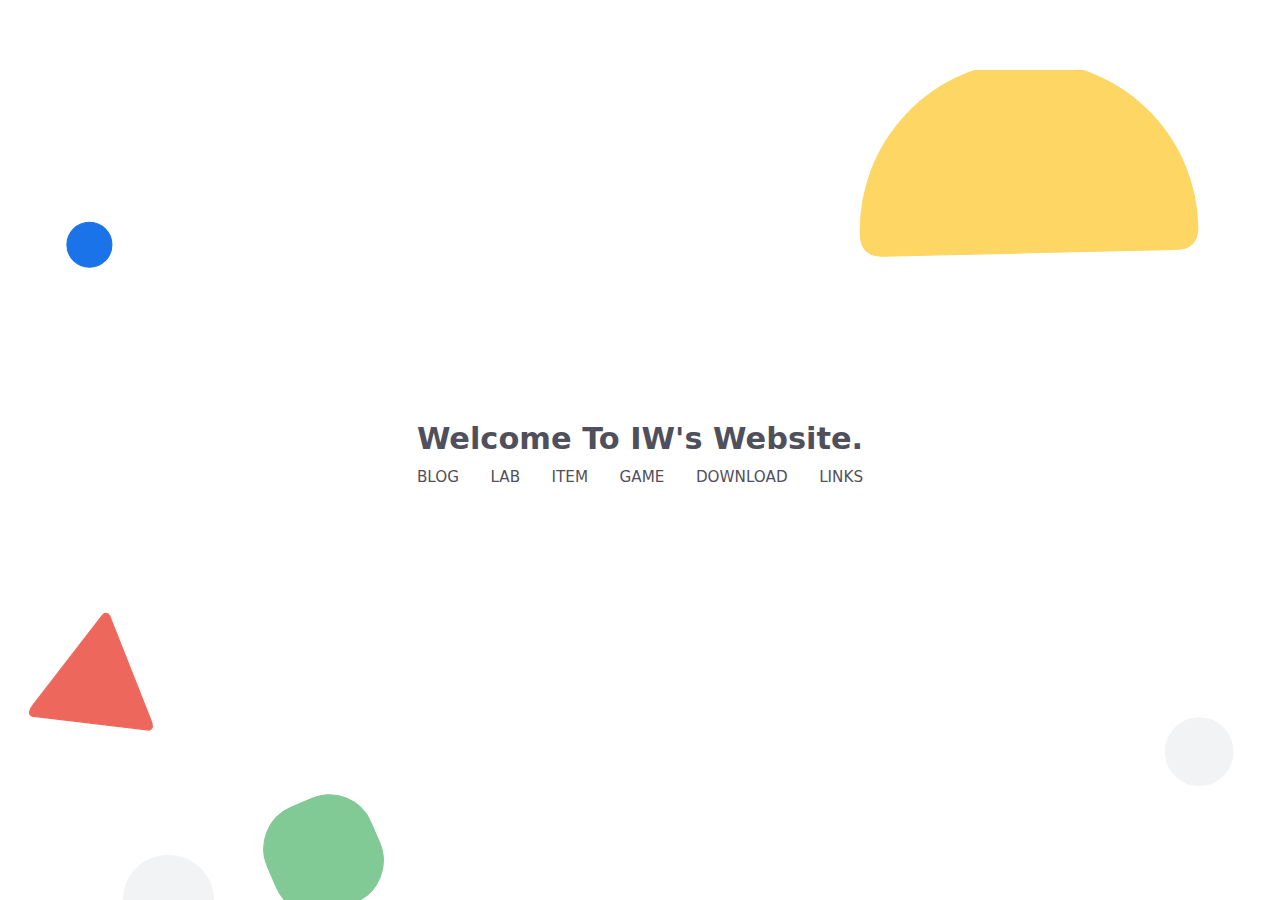
<file: index.html>
<!DOCTYPE html>
<html lang="zh-CN">
<head>
    <meta charset="UTF-8">
    <meta http-equiv="X-UA-Compatible" content="IE=edge">
    <meta name="viewport" content="width=device-width, initial-scale=1.0">
    <title>IW's Website</title>

    <link rel="shortcut icon" href="/blog/images/logo.svg">
    <link rel="stylesheet" href="/blog/css/style.css">
    <link rel="stylesheet" href="/css/style.css">

    <script src="/js/jquery-3.4.1.min.js"></script>
</head>
<body>
    <main class="page-container">
        <div class="first-screen-container flex-center fade-in-down-animation">
            <div class="content flex-center">
                <div>
                    <p class="description">Welcome To IW's Website.</p>
                    <ul class="nav-ul">
                        <li class="nav-li"><a href="/blog">BLOG</a></li>
                        <li class="nav-li"><a href="#">LAB</a></li>
                        <li class="nav-li"><a href="#">ITEM</a></li>
                        <li class="nav-li"><a href="#">GAME</a></li>
                        <li class="nav-li"><a href="#">DOWNLOAD</a></li>
                        <li class="nav-li"><a href="#">LINKS</a></li>
                    </ul>
                </div>
            </div>
        </div>
    </main>
</body>
</html>
</file>
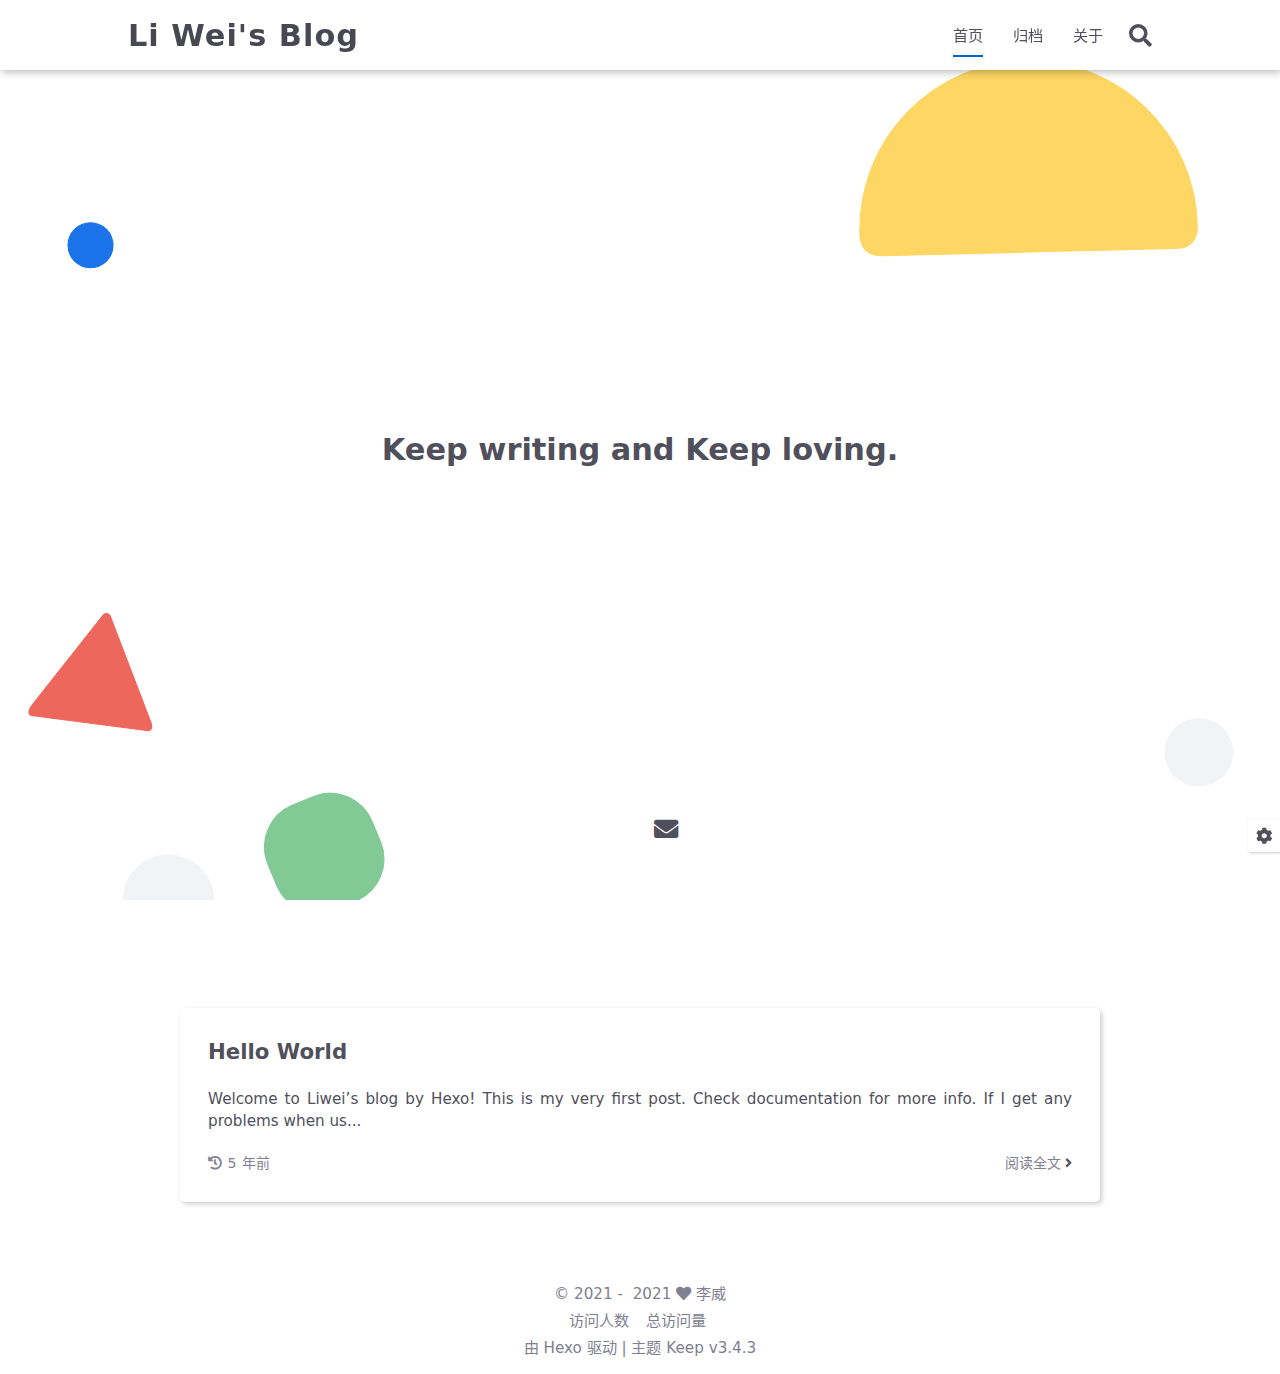
<file: blog/index.html>
<!DOCTYPE html>
<html lang="zh-CN">

<head>
    <meta charset="utf-8">
    <meta name="viewport" content="width=device-width, initial-scale=1, maximum-scale=1">
    <meta name="keywords" content="Liwei&#39;s Blog">
    <meta name="description" content="Liwei&#39;s Blog">
    <meta name="author" content="李威">

    <title>

        Li Wei&#39;s Blog
    </title>

    <link rel="stylesheet" href="/blog/css/style.css">

    <link rel="shortcut icon" href="/blog/images/logo.svg">

    <link rel="stylesheet" href="/blog/css/font-awesome.min.css">

    <script id="hexo-configurations">
        let KEEP = window.KEEP || {};
        KEEP.hexo_config = { "hostname": "iliweii.com", "root": "/blog/", "language": "zh-CN", "path": "search.xml" };
        KEEP.theme_config = { "toc": { "enable": true, "number": true, "expand_all": true, "init_open": true }, "style": { "primary_color": "#0066CC", "avatar": "/images/avatar.svg", "favicon": "/images/logo.svg", "article_img_align": "left", "left_side_width": "260px", "content_max_width": "920px", "hover": { "shadow": true, "scale": true }, "first_screen": { "enable": true, "background_img": "/blog/images/bg.svg", "description": "Keep writing and Keep loving." }, "scroll": { "progress_bar": { "enable": true }, "percent": { "enable": true } } }, "local_search": { "enable": true, "preload": true }, "code_copy": { "enable": true, "style": "mac" }, "pjax": { "enable": true }, "lazyload": { "enable": true }, "version": "3.4.3" };
        KEEP.language_ago = { "second": "%s 秒前", "minute": "%s 分钟前", "hour": "%s 小时前", "day": "%s 天前", "week": "%s 周前", "month": "%s 月前", "year": "%s 年前" };
    </script>
    <meta name="generator" content="Hexo 5.4.0">
</head>


<body>
    <div class="progress-bar-container">

        <span class="scroll-progress-bar"></span>



        <span class="pjax-progress-bar"></span>
        <span class="pjax-progress-icon">
            <i class="fas fa-circle-notch fa-spin"></i>
        </span>

    </div>


    <main class="page-container">


        <div class="first-screen-container flex-center fade-in-down-animation">
            <div class="content flex-center">
                <div class="description">
                    Keep writing and Keep loving.
                </div>

                <div class="s-icon-list">



                    <span class="s-icon-item link">
                        <a target="_blank" href="https://linktr.ee/iliweii">
                            <i class="fab fa-link"></i>
                        </a>
                    </span>





                    <span class="s-icon-item email">
                        <a href="mailto:liweii@email.cn">
                            <i class="fas fa-envelope"></i>
                        </a>
                    </span>



                </div>

            </div>
        </div>



        <div class="page-main-content">

            <div class="page-main-content-top">
                <header class="header-wrapper">

                    <div class="header-content has-first-screen">
                        <div class="left">

                            <a class="logo-title" href="/">
                                Li Wei&#39;s Blog
                            </a>
                        </div>

                        <div class="right">
                            <div class="pc">
                                <ul class="menu-list">

                                    <li class="menu-item">
                                        <a class="active" href="/blog/">
                                            首页
                                        </a>
                                    </li>

                                    <li class="menu-item">
                                        <a class="" href="/blog/archives">
                                            归档
                                        </a>
                                    </li>

                                    <li class="menu-item">
                                        <a class="" href="/blog/about">
                                            关于
                                        </a>
                                    </li>


                                    <li class="menu-item search search-popup-trigger">
                                        <i class="fas fa-search"></i>
                                    </li>

                                </ul>
                            </div>
                            <div class="mobile">

                                <div class="icon-item search search-popup-trigger"><i class="fas fa-search"></i></div>

                                <div class="icon-item menu-bar">
                                    <div class="menu-bar-middle"></div>
                                </div>
                            </div>
                        </div>
                    </div>

                    <div class="header-drawer">
                        <ul class="drawer-menu-list">

                            <li class="drawer-menu-item flex-center">
                                <a class="active" href="/blog/">首页</a>
                            </li>

                            <li class="drawer-menu-item flex-center">
                                <a class="" href="/blog/archives">归档</a>
                            </li>

                            <li class="drawer-menu-item flex-center">
                                <a class="" href="/blog/about">关于</a>
                            </li>

                        </ul>
                    </div>

                    <div class="window-mask"></div>

                </header>


            </div>

            <div class="page-main-content-middle">

                <div class="main-content">


                    <div class="home-content-container fade-in-down-animation">
                        <ul class="home-article-list">

                            <li class="home-article-item">



                                <h3 class="home-article-title">
                                    <a href="/blog/hello-world/">
                                        Hello World
                                    </a>
                                </h3>

                                <div class="home-article-content markdown-body">

                                    Welcome to Liwei’s blog by Hexo! This is my very first post.
                                    Check documentation for more info. If I get any problems when us...

                                </div>

                                <div class="home-article-meta-info-container">
                                    <div class="home-article-meta-info">
                                        <span><i class="fas fa-history"></i>&nbsp;<span class="home-article-date"
                                                data-date="Thu Aug 19 2021 20:08:16 GMT+0800">2021-08-19</span></span>


                                    </div>

                                    <a href="/blog/hello-world/">阅读全文&nbsp;<i class="fas fa-angle-right"></i></a>
                                </div>

                            </li>

                        </ul>

                        <div class="home-paginator">
                            <div class="paginator">



                            </div>

                        </div>
                    </div>



                </div>

            </div>

            <div class="page-main-content-bottom">
                <footer class="footer">
                    <div class="info-container">
                        <div class="copyright-info info-item">
                            &copy;

                            <span>2021</span>&nbsp;-&nbsp;

                            2021&nbsp;<i class="fas fa-heart icon-animate"></i>&nbsp;<a href="/">李威</a>
                        </div>

                        <script async data-pjax
                            src="//busuanzi.ibruce.info/busuanzi/2.3/busuanzi.pure.mini.js"></script>
                        <div class="website-count info-item">

                            <span id="busuanzi_container_site_uv">
                                访问人数&nbsp;<span id="busuanzi_value_site_uv"></span>&ensp;
                            </span>


                            <span id="busuanzi_container_site_pv">
                                总访问量&nbsp;<span id="busuanzi_value_site_pv"></span>
                            </span>

                        </div>

                        <div class="theme-info info-item">
                            由 <a target="_blank" href="https://hexo.io">Hexo</a> 驱动&nbsp;|&nbsp;主题&nbsp;<a
                                class="theme-version" target="_blank"
                                href="https://github.com/XPoet/hexo-theme-keep">Keep v3.4.3</a>
                        </div>

                    </div>
                </footer>

            </div>
        </div>



        <div class="right-bottom-side-tools">
            <div class="side-tools-container">
                <ul class="side-tools-list">
                    <li class="tools-item tool-font-adjust-plus flex-center">
                        <i class="fas fa-search-plus"></i>
                    </li>

                    <li class="tools-item tool-font-adjust-minus flex-center">
                        <i class="fas fa-search-minus"></i>
                    </li>

                    <li class="tools-item tool-expand-width flex-center">
                        <i class="fas fa-arrows-alt-h"></i>
                    </li>

                    <li class="tools-item tool-dark-light-toggle flex-center">
                        <i class="fas fa-moon"></i>
                    </li>

                    <!-- rss -->




                    <li class="tools-item tool-scroll-to-bottom flex-center">
                        <i class="fas fa-arrow-down"></i>
                    </li>
                </ul>

                <ul class="exposed-tools-list">
                    <li class="tools-item tool-toggle-show flex-center">
                        <i class="fas fa-cog fa-spin"></i>
                    </li>

                    <li class="tools-item tool-scroll-to-top flex-center">
                        <i class="arrow-up fas fa-arrow-up"></i>
                        <span class="percent"></span>
                    </li>

                </ul>
            </div>

        </div>



        <div class="image-viewer-container">
            <img src="">
        </div>



        <div class="search-pop-overlay">
            <div class="popup search-popup">
                <div class="search-header">
                    <span class="search-input-field-pre">
                        <i class="fas fa-keyboard"></i>
                    </span>
                    <div class="search-input-container">
                        <input autocomplete="off" autocorrect="off" autocapitalize="off" placeholder="搜索..."
                            spellcheck="false" type="search" class="search-input">
                    </div>
                    <span class="popup-btn-close">
                        <i class="fas fa-times"></i>
                    </span>
                </div>
                <div id="search-result">
                    <div id="no-result">
                        <i class="fas fa-spinner fa-pulse fa-5x fa-fw"></i>
                    </div>
                </div>
            </div>
        </div>



    </main>





    <script src="/blog/js/utils.js"></script>

    <script src="/blog/js/main.js"></script>

    <script src="/blog/js/header-shrink.js"></script>

    <script src="/blog/js/back2top.js"></script>

    <script src="/blog/js/dark-light-toggle.js"></script>




    <script src="/blog/js/local-search.js"></script>





    <script src="/blog/js/code-copy.js"></script>





    <script src="/blog/js/lazyload.js"></script>



    <div class="post-scripts pjax">

    </div>



    <script src="/blog/js/libs/pjax.min.js"></script>

    <script>
        window.addEventListener('DOMContentLoaded', () => {
            window.pjax = new Pjax({
                selectors: [
                    'head title',
                    '.page-container',
                    '.pjax'
                ],
                history: true,
                debug: false,
                cacheBust: false,
                timeout: 0,
                analytics: false,
                currentUrlFullReload: false,
                scrollRestoration: false,
                // scrollTo: true,
            });

            document.addEventListener('pjax:send', () => {
                KEEP.utils.pjaxProgressBarStart();
            });

            document.addEventListener('pjax:complete', () => {
                KEEP.utils.pjaxProgressBarEnd();
                window.pjax.executeScripts(document.querySelectorAll('script[data-pjax], .pjax script'));
                KEEP.refresh();
            });
        });
    </script>



</body>

</html>
</file>
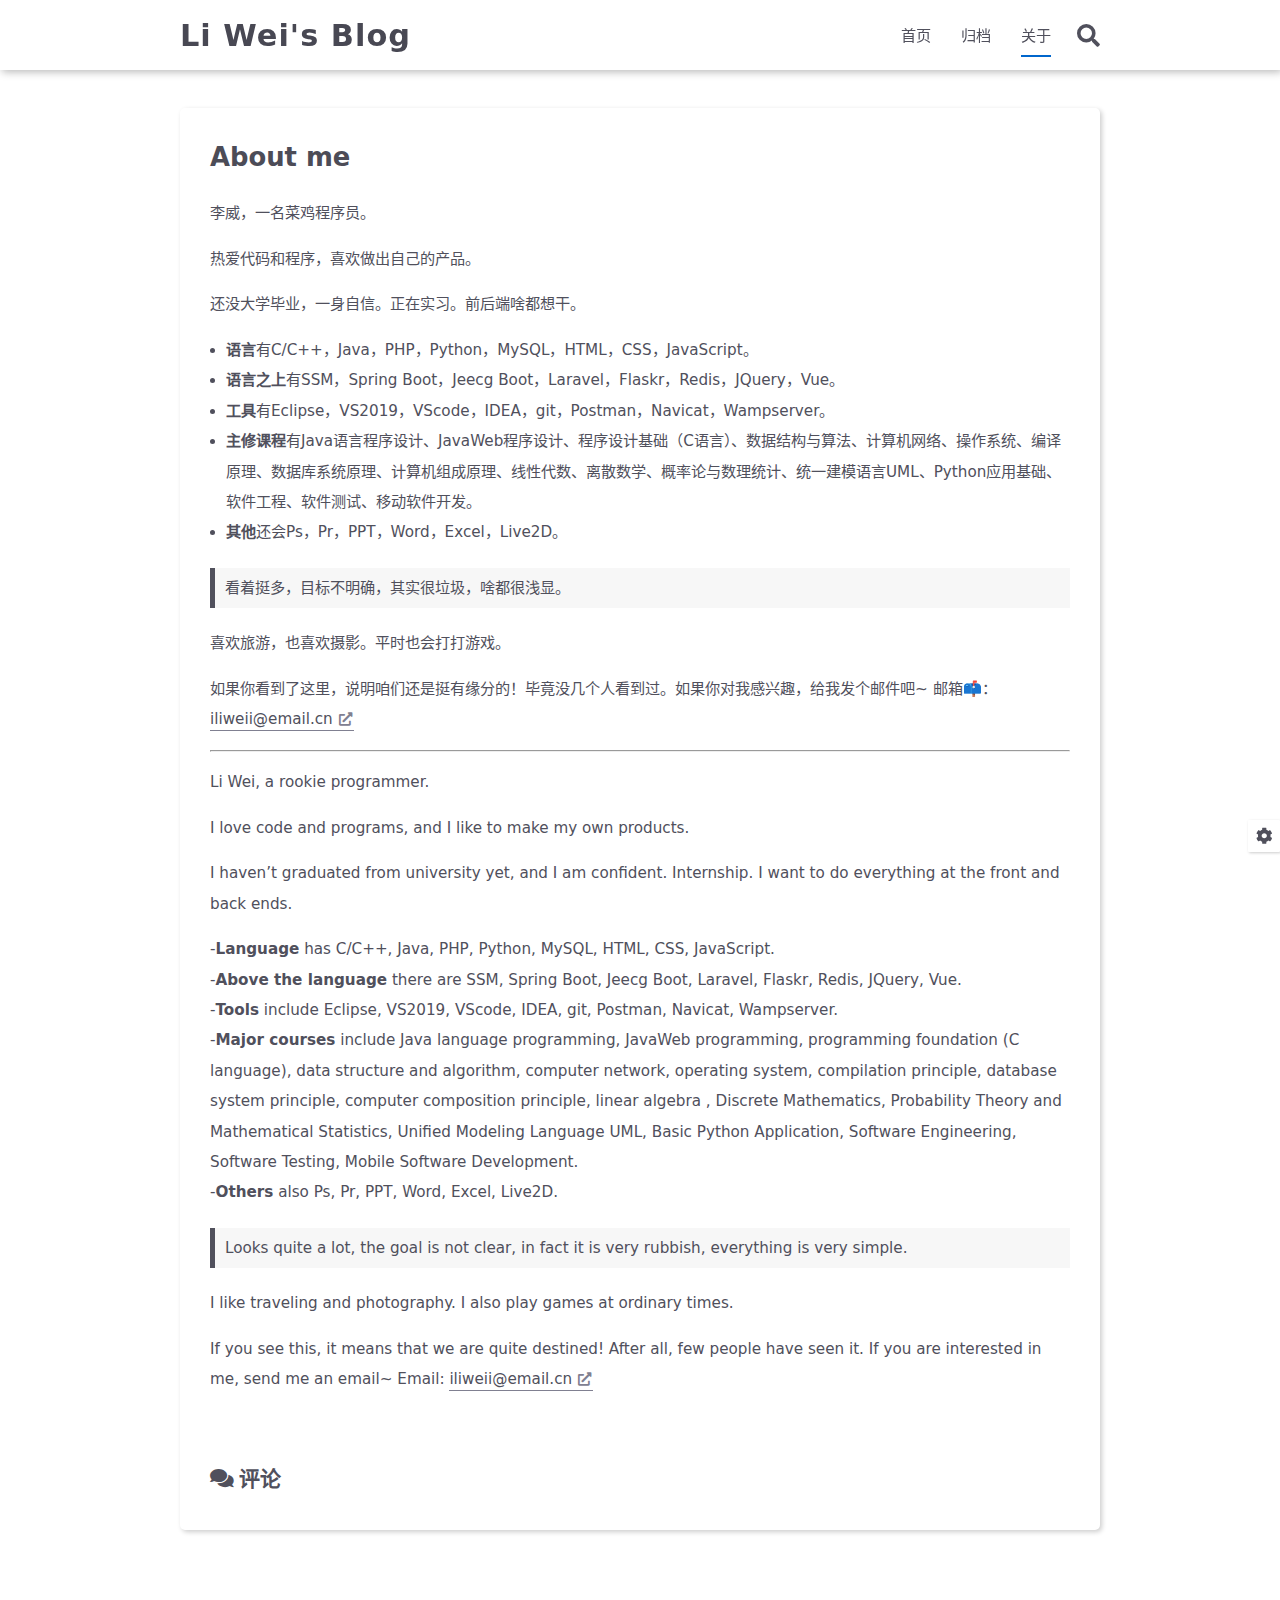
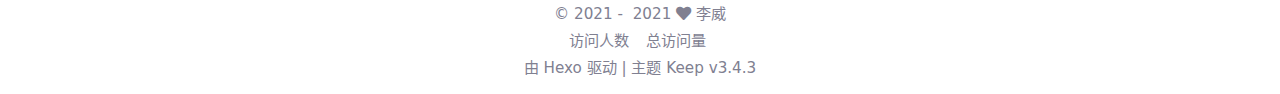
<file: blog/about/index.html>
<!DOCTYPE html>
<html lang="zh-CN">
<head>
    <meta charset="utf-8">
    <meta name="viewport" content="width=device-width, initial-scale=1, maximum-scale=1">
    <meta name="keywords" content="Liwei&#39;s Blog">
    <meta name="description" content="Liwei&#39;s Blog">
    <meta name="author" content="李威">
    
    <title>
        
            关于 |
        
        Li Wei&#39;s Blog
    </title>
    
<link rel="stylesheet" href="/blog/css/style.css">

    <link rel="shortcut icon" href="/blog/images/logo.svg">
    
<link rel="stylesheet" href="/blog/css/font-awesome.min.css">

    <script id="hexo-configurations">
    let KEEP = window.KEEP || {};
    KEEP.hexo_config = {"hostname":"iliweii.com","root":"/blog/","language":"zh-CN","path":"search.xml"};
    KEEP.theme_config = {"toc":{"enable":true,"number":true,"expand_all":true,"init_open":true},"style":{"primary_color":"#0066CC","avatar":"/images/avatar.svg","favicon":"/images/logo.svg","article_img_align":"left","left_side_width":"260px","content_max_width":"920px","hover":{"shadow":true,"scale":true},"first_screen":{"enable":true,"background_img":"/blog/images/bg.svg","description":"Keep writing and Keep loving."},"scroll":{"progress_bar":{"enable":true},"percent":{"enable":true}}},"local_search":{"enable":true,"preload":true},"code_copy":{"enable":true,"style":"mac"},"pjax":{"enable":true},"lazyload":{"enable":true},"version":"3.4.3"};
    KEEP.language_ago = {"second":"%s 秒前","minute":"%s 分钟前","hour":"%s 小时前","day":"%s 天前","week":"%s 周前","month":"%s 月前","year":"%s 年前"};
  </script>
<meta name="generator" content="Hexo 5.4.0"></head>


<body>
<div class="progress-bar-container">
    
        <span class="scroll-progress-bar"></span>
    

    
        <span class="pjax-progress-bar"></span>
        <span class="pjax-progress-icon">
            <i class="fas fa-circle-notch fa-spin"></i>
        </span>
    
</div>


<main class="page-container">

    

    <div class="page-main-content">

        <div class="page-main-content-top">
            <header class="header-wrapper">

    <div class="header-content">
        <div class="left">
            
            <a class="logo-title" href="/">
                Li Wei&#39;s Blog
            </a>
        </div>

        <div class="right">
            <div class="pc">
                <ul class="menu-list">
                    
                        <li class="menu-item">
                            <a class=""
                               href="/blog/"
                            >
                                首页
                            </a>
                        </li>
                    
                        <li class="menu-item">
                            <a class=""
                               href="/blog/archives"
                            >
                                归档
                            </a>
                        </li>
                    
                        <li class="menu-item">
                            <a class="active"
                               href="/blog/about"
                            >
                                关于
                            </a>
                        </li>
                    
                    
                        <li class="menu-item search search-popup-trigger">
                            <i class="fas fa-search"></i>
                        </li>
                    
                </ul>
            </div>
            <div class="mobile">
                
                    <div class="icon-item search search-popup-trigger"><i class="fas fa-search"></i></div>
                
                <div class="icon-item menu-bar">
                    <div class="menu-bar-middle"></div>
                </div>
            </div>
        </div>
    </div>

    <div class="header-drawer">
        <ul class="drawer-menu-list">
            
                <li class="drawer-menu-item flex-center">
                    <a class=""
                       href="/blog/">首页</a>
                </li>
            
                <li class="drawer-menu-item flex-center">
                    <a class=""
                       href="/blog/archives">归档</a>
                </li>
            
                <li class="drawer-menu-item flex-center">
                    <a class="active"
                       href="/blog/about">关于</a>
                </li>
            
        </ul>
    </div>

    <div class="window-mask"></div>

</header>


        </div>

        <div class="page-main-content-middle">

            <div class="main-content">

                
                    <div class="fade-in-down-animation">
    <div class="page-template-container">
        
        
        <div class="page-template-content markdown-body">
            
                <h2 id="About-me"><a href="#About-me" class="headerlink" title="About me"></a>About me</h2><p>李威，一名菜鸡程序员。</p>
<p>热爱代码和程序，喜欢做出自己的产品。</p>
<p>还没大学毕业，一身自信。正在实习。前后端啥都想干。</p>
<ul>
<li><strong>语言</strong>有C/C++，Java，PHP，Python，MySQL，HTML，CSS，JavaScript。</li>
<li><strong>语言之上</strong>有SSM，Spring Boot，Jeecg Boot，Laravel，Flaskr，Redis，JQuery，Vue。</li>
<li><strong>工具</strong>有Eclipse，VS2019，VScode，IDEA，git，Postman，Navicat，Wampserver。</li>
<li><strong>主修课程</strong>有Java语言程序设计、JavaWeb程序设计、程序设计基础（C语言）、数据结构与算法、计算机网络、操作系统、编译原理、数据库系统原理、计算机组成原理、线性代数、离散数学、概率论与数理统计、统一建模语言UML、Python应用基础、软件工程、软件测试、移动软件开发。</li>
<li><strong>其他</strong>还会Ps，Pr，PPT，Word，Excel，Live2D。</li>
</ul>
<blockquote>
<p>看着挺多，目标不明确，其实很垃圾，啥都很浅显。</p>
</blockquote>
<p>喜欢旅游，也喜欢摄影。平时也会打打游戏。</p>
<p>如果你看到了这里，说明咱们还是挺有缘分的！毕竟没几个人看到过。如果你对我感兴趣，给我发个邮件吧~ 邮箱📫：<a class="link"   href="mailto:&#x69;&#108;&#105;&#119;&#101;&#x69;&#105;&#x40;&#x65;&#x6d;&#97;&#105;&#108;&#46;&#99;&#x6e;" >&#x69;&#108;&#105;&#119;&#101;&#x69;&#105;&#x40;&#x65;&#x6d;&#97;&#105;&#108;&#46;&#99;&#x6e;<i class="fas fa-external-link-alt"></i></a></p>
<hr>
<p>Li Wei, a rookie programmer.</p>
<p>I love code and programs, and I like to make my own products.</p>
<p>I haven’t graduated from university yet, and I am confident. Internship. I want to do everything at the front and back ends.</p>
<p>-<strong>Language</strong> has C/C++, Java, PHP, Python, MySQL, HTML, CSS, JavaScript.<br>-<strong>Above the language</strong> there are SSM, Spring Boot, Jeecg Boot, Laravel, Flaskr, Redis, JQuery, Vue.<br>-<strong>Tools</strong> include Eclipse, VS2019, VScode, IDEA, git, Postman, Navicat, Wampserver.<br>-<strong>Major courses</strong> include Java language programming, JavaWeb programming, programming foundation (C language), data structure and algorithm, computer network, operating system, compilation principle, database system principle, computer composition principle, linear algebra , Discrete Mathematics, Probability Theory and Mathematical Statistics, Unified Modeling Language UML, Basic Python Application, Software Engineering, Software Testing, Mobile Software Development.<br>-<strong>Others</strong> also Ps, Pr, PPT, Word, Excel, Live2D.</p>
<blockquote>
<p>Looks quite a lot, the goal is not clear, in fact it is very rubbish, everything is very simple.</p>
</blockquote>
<p>I like traveling and photography. I also play games at ordinary times.</p>
<p>If you see this, it means that we are quite destined! After all, few people have seen it. If you are interested in me, send me an email~ Email: <a class="link"   href="mailto:&#105;&#x6c;&#x69;&#119;&#101;&#x69;&#x69;&#x40;&#x65;&#109;&#97;&#x69;&#108;&#46;&#x63;&#x6e;" >&#105;&#x6c;&#x69;&#119;&#101;&#x69;&#x69;&#x40;&#x65;&#109;&#97;&#x69;&#108;&#46;&#x63;&#x6e;<i class="fas fa-external-link-alt"></i></a></p>

            
        </div>
        <div class="page-template-comments">
            
                <div class="comments-container">
    <div id="comment-anchor"></div>
    <div class="comment-area-title">
        <i class="fas fa-comments">&nbsp;评论</i>
    </div>
    
</div>

            
        </div>
    </div>
</div>


                
            </div>

        </div>

        <div class="page-main-content-bottom">
            <footer class="footer">
    <div class="info-container">
        <div class="copyright-info info-item">
            &copy;
            
              <span>2021</span>&nbsp;-&nbsp;
            
            2021&nbsp;<i class="fas fa-heart icon-animate"></i>&nbsp;<a href="/">李威</a>
        </div>
        
            <script async data-pjax src="//busuanzi.ibruce.info/busuanzi/2.3/busuanzi.pure.mini.js"></script>
            <div class="website-count info-item">
                
                    <span id="busuanzi_container_site_uv">
                        访问人数&nbsp;<span id="busuanzi_value_site_uv"></span>&ensp;
                    </span>
                
                
                    <span id="busuanzi_container_site_pv">
                        总访问量&nbsp;<span id="busuanzi_value_site_pv"></span>
                    </span>
                
            </div>
        
        <div class="theme-info info-item">
            由 <a target="_blank" href="https://hexo.io">Hexo</a> 驱动&nbsp;|&nbsp;主题&nbsp;<a class="theme-version" target="_blank" href="https://github.com/XPoet/hexo-theme-keep">Keep v3.4.3</a>
        </div>
        
    </div>
</footer>

        </div>
    </div>

    

    <div class="right-bottom-side-tools">
        <div class="side-tools-container">
    <ul class="side-tools-list">
        <li class="tools-item tool-font-adjust-plus flex-center">
            <i class="fas fa-search-plus"></i>
        </li>

        <li class="tools-item tool-font-adjust-minus flex-center">
            <i class="fas fa-search-minus"></i>
        </li>

        <li class="tools-item tool-expand-width flex-center">
            <i class="fas fa-arrows-alt-h"></i>
        </li>

        <li class="tools-item tool-dark-light-toggle flex-center">
            <i class="fas fa-moon"></i>
        </li>

        <!-- rss -->
        

        

        <li class="tools-item tool-scroll-to-bottom flex-center">
            <i class="fas fa-arrow-down"></i>
        </li>
    </ul>

    <ul class="exposed-tools-list">
        <li class="tools-item tool-toggle-show flex-center">
            <i class="fas fa-cog fa-spin"></i>
        </li>
        
            <li class="tools-item tool-scroll-to-top flex-center">
                <i class="arrow-up fas fa-arrow-up"></i>
                <span class="percent"></span>
            </li>
        
    </ul>
</div>

    </div>

    

    <div class="image-viewer-container">
    <img src="">
</div>


    
        <div class="search-pop-overlay">
    <div class="popup search-popup">
        <div class="search-header">
          <span class="search-input-field-pre">
            <i class="fas fa-keyboard"></i>
          </span>
            <div class="search-input-container">
                <input autocomplete="off"
                       autocorrect="off"
                       autocapitalize="off"
                       placeholder="搜索..."
                       spellcheck="false"
                       type="search"
                       class="search-input"
                >
            </div>
            <span class="popup-btn-close">
                <i class="fas fa-times"></i>
            </span>
        </div>
        <div id="search-result">
            <div id="no-result">
                <i class="fas fa-spinner fa-pulse fa-5x fa-fw"></i>
            </div>
        </div>
    </div>
</div>

    

</main>




<script src="/blog/js/utils.js"></script>

<script src="/blog/js/main.js"></script>

<script src="/blog/js/header-shrink.js"></script>

<script src="/blog/js/back2top.js"></script>

<script src="/blog/js/dark-light-toggle.js"></script>



    
<script src="/blog/js/local-search.js"></script>




    
<script src="/blog/js/code-copy.js"></script>




    
<script src="/blog/js/lazyload.js"></script>



<div class="post-scripts pjax">
    
</div>


    
<script src="/blog/js/libs/pjax.min.js"></script>

<script>
    window.addEventListener('DOMContentLoaded', () => {
        window.pjax = new Pjax({
            selectors: [
                'head title',
                '.page-container',
                '.pjax'
            ],
            history: true,
            debug: false,
            cacheBust: false,
            timeout: 0,
            analytics: false,
            currentUrlFullReload: false,
            scrollRestoration: false,
            // scrollTo: true,
        });

        document.addEventListener('pjax:send', () => {
            KEEP.utils.pjaxProgressBarStart();
        });

        document.addEventListener('pjax:complete', () => {
            KEEP.utils.pjaxProgressBarEnd();
            window.pjax.executeScripts(document.querySelectorAll('script[data-pjax], .pjax script'));
            KEEP.refresh();
        });
    });
</script>



</body>
</html>
</file>
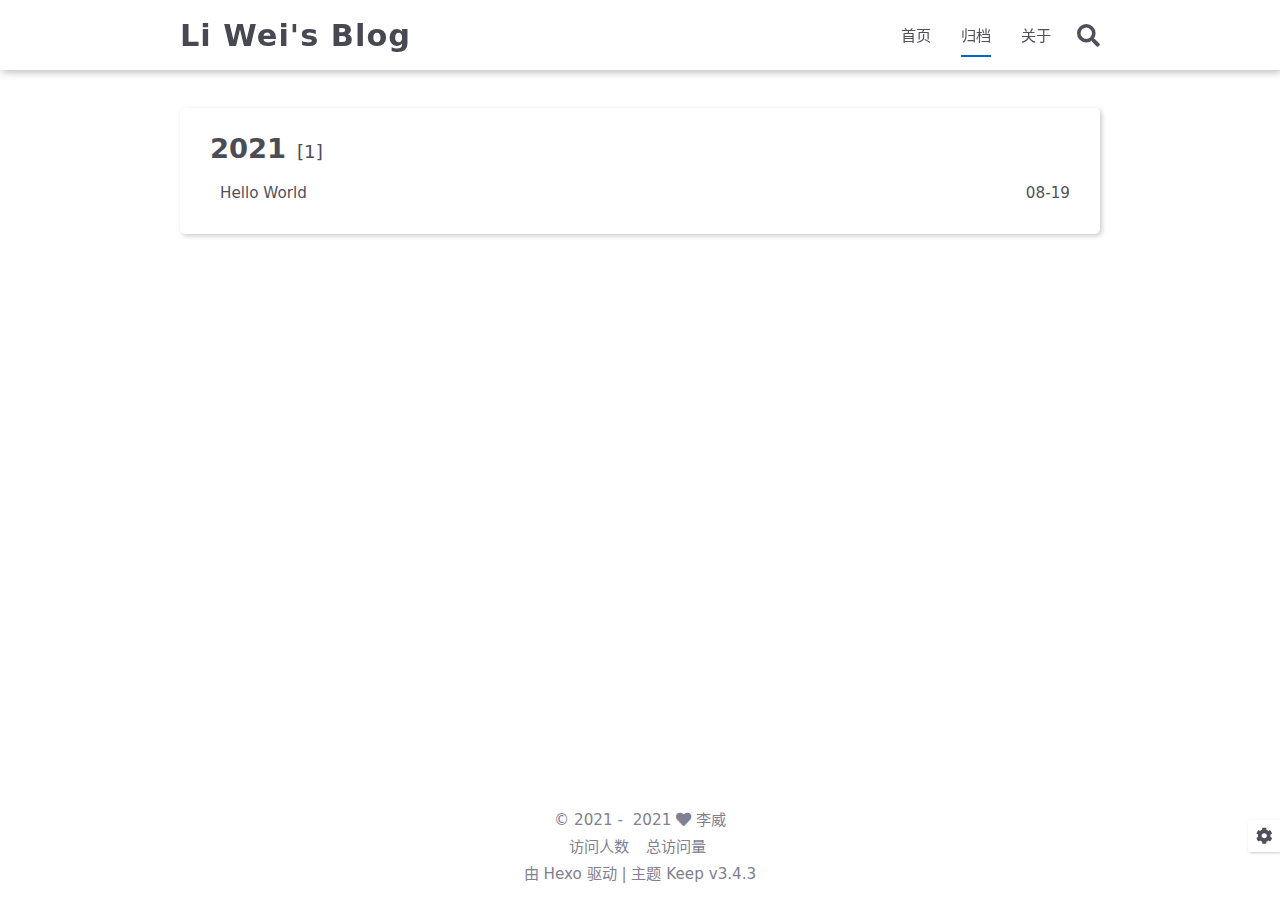
<file: blog/archives/index.html>
<!DOCTYPE html>
<html lang="zh-CN">
<head>
    <meta charset="utf-8">
    <meta name="viewport" content="width=device-width, initial-scale=1, maximum-scale=1">
    <meta name="keywords" content="Liwei&#39;s Blog">
    <meta name="description" content="Liwei&#39;s Blog">
    <meta name="author" content="李威">
    
    <title>
        
            归档 |
        
        Li Wei&#39;s Blog
    </title>
    
<link rel="stylesheet" href="/blog/css/style.css">

    <link rel="shortcut icon" href="/blog/images/logo.svg">
    
<link rel="stylesheet" href="/blog/css/font-awesome.min.css">

    <script id="hexo-configurations">
    let KEEP = window.KEEP || {};
    KEEP.hexo_config = {"hostname":"iliweii.com","root":"/blog/","language":"zh-CN","path":"search.xml"};
    KEEP.theme_config = {"toc":{"enable":true,"number":true,"expand_all":true,"init_open":true},"style":{"primary_color":"#0066CC","avatar":"/images/avatar.svg","favicon":"/images/logo.svg","article_img_align":"left","left_side_width":"260px","content_max_width":"920px","hover":{"shadow":true,"scale":true},"first_screen":{"enable":true,"background_img":"/blog/images/bg.svg","description":"Keep writing and Keep loving."},"scroll":{"progress_bar":{"enable":true},"percent":{"enable":true}}},"local_search":{"enable":true,"preload":true},"code_copy":{"enable":true,"style":"mac"},"pjax":{"enable":true},"lazyload":{"enable":true},"version":"3.4.3"};
    KEEP.language_ago = {"second":"%s 秒前","minute":"%s 分钟前","hour":"%s 小时前","day":"%s 天前","week":"%s 周前","month":"%s 月前","year":"%s 年前"};
  </script>
<meta name="generator" content="Hexo 5.4.0"></head>


<body>
<div class="progress-bar-container">
    
        <span class="scroll-progress-bar"></span>
    

    
        <span class="pjax-progress-bar"></span>
        <span class="pjax-progress-icon">
            <i class="fas fa-circle-notch fa-spin"></i>
        </span>
    
</div>


<main class="page-container">

    

    <div class="page-main-content">

        <div class="page-main-content-top">
            <header class="header-wrapper">

    <div class="header-content">
        <div class="left">
            
            <a class="logo-title" href="/">
                Li Wei&#39;s Blog
            </a>
        </div>

        <div class="right">
            <div class="pc">
                <ul class="menu-list">
                    
                        <li class="menu-item">
                            <a class=""
                               href="/blog/"
                            >
                                首页
                            </a>
                        </li>
                    
                        <li class="menu-item">
                            <a class="active"
                               href="/blog/archives"
                            >
                                归档
                            </a>
                        </li>
                    
                        <li class="menu-item">
                            <a class=""
                               href="/blog/about"
                            >
                                关于
                            </a>
                        </li>
                    
                    
                        <li class="menu-item search search-popup-trigger">
                            <i class="fas fa-search"></i>
                        </li>
                    
                </ul>
            </div>
            <div class="mobile">
                
                    <div class="icon-item search search-popup-trigger"><i class="fas fa-search"></i></div>
                
                <div class="icon-item menu-bar">
                    <div class="menu-bar-middle"></div>
                </div>
            </div>
        </div>
    </div>

    <div class="header-drawer">
        <ul class="drawer-menu-list">
            
                <li class="drawer-menu-item flex-center">
                    <a class=""
                       href="/blog/">首页</a>
                </li>
            
                <li class="drawer-menu-item flex-center">
                    <a class="active"
                       href="/blog/archives">归档</a>
                </li>
            
                <li class="drawer-menu-item flex-center">
                    <a class=""
                       href="/blog/about">关于</a>
                </li>
            
        </ul>
    </div>

    <div class="window-mask"></div>

</header>


        </div>

        <div class="page-main-content-middle">

            <div class="main-content">

                
                    <div class="fade-in-down-animation">
    <div class="archive-container ">
        
<div class="archive-list-container">
    
        <section class="archive-item">
            <div class="archive-item-header">
                <span class="archive-year">2021</span>
                <span class="archive-year-post-count">[1]</span>
            </div>
            <ul class="article-list">
                
                    <li class="article-item">
                        <a class="article-title"
                           href="/blog/hello-world/"
                        >Hello World</a>
                        <span class="article-date">08-19</span>
                    </li>
                
            </ul>
        </section>
    
</div>

    </div>
</div>

                
            </div>

        </div>

        <div class="page-main-content-bottom">
            <footer class="footer">
    <div class="info-container">
        <div class="copyright-info info-item">
            &copy;
            
              <span>2021</span>&nbsp;-&nbsp;
            
            2021&nbsp;<i class="fas fa-heart icon-animate"></i>&nbsp;<a href="/">李威</a>
        </div>
        
            <script async data-pjax src="//busuanzi.ibruce.info/busuanzi/2.3/busuanzi.pure.mini.js"></script>
            <div class="website-count info-item">
                
                    <span id="busuanzi_container_site_uv">
                        访问人数&nbsp;<span id="busuanzi_value_site_uv"></span>&ensp;
                    </span>
                
                
                    <span id="busuanzi_container_site_pv">
                        总访问量&nbsp;<span id="busuanzi_value_site_pv"></span>
                    </span>
                
            </div>
        
        <div class="theme-info info-item">
            由 <a target="_blank" href="https://hexo.io">Hexo</a> 驱动&nbsp;|&nbsp;主题&nbsp;<a class="theme-version" target="_blank" href="https://github.com/XPoet/hexo-theme-keep">Keep v3.4.3</a>
        </div>
        
    </div>
</footer>

        </div>
    </div>

    

    <div class="right-bottom-side-tools">
        <div class="side-tools-container">
    <ul class="side-tools-list">
        <li class="tools-item tool-font-adjust-plus flex-center">
            <i class="fas fa-search-plus"></i>
        </li>

        <li class="tools-item tool-font-adjust-minus flex-center">
            <i class="fas fa-search-minus"></i>
        </li>

        <li class="tools-item tool-expand-width flex-center">
            <i class="fas fa-arrows-alt-h"></i>
        </li>

        <li class="tools-item tool-dark-light-toggle flex-center">
            <i class="fas fa-moon"></i>
        </li>

        <!-- rss -->
        

        

        <li class="tools-item tool-scroll-to-bottom flex-center">
            <i class="fas fa-arrow-down"></i>
        </li>
    </ul>

    <ul class="exposed-tools-list">
        <li class="tools-item tool-toggle-show flex-center">
            <i class="fas fa-cog fa-spin"></i>
        </li>
        
            <li class="tools-item tool-scroll-to-top flex-center">
                <i class="arrow-up fas fa-arrow-up"></i>
                <span class="percent"></span>
            </li>
        
    </ul>
</div>

    </div>

    

    <div class="image-viewer-container">
    <img src="">
</div>


    
        <div class="search-pop-overlay">
    <div class="popup search-popup">
        <div class="search-header">
          <span class="search-input-field-pre">
            <i class="fas fa-keyboard"></i>
          </span>
            <div class="search-input-container">
                <input autocomplete="off"
                       autocorrect="off"
                       autocapitalize="off"
                       placeholder="搜索..."
                       spellcheck="false"
                       type="search"
                       class="search-input"
                >
            </div>
            <span class="popup-btn-close">
                <i class="fas fa-times"></i>
            </span>
        </div>
        <div id="search-result">
            <div id="no-result">
                <i class="fas fa-spinner fa-pulse fa-5x fa-fw"></i>
            </div>
        </div>
    </div>
</div>

    

</main>




<script src="/blog/js/utils.js"></script>

<script src="/blog/js/main.js"></script>

<script src="/blog/js/header-shrink.js"></script>

<script src="/blog/js/back2top.js"></script>

<script src="/blog/js/dark-light-toggle.js"></script>



    
<script src="/blog/js/local-search.js"></script>




    
<script src="/blog/js/code-copy.js"></script>




    
<script src="/blog/js/lazyload.js"></script>



<div class="post-scripts pjax">
    
</div>


    
<script src="/blog/js/libs/pjax.min.js"></script>

<script>
    window.addEventListener('DOMContentLoaded', () => {
        window.pjax = new Pjax({
            selectors: [
                'head title',
                '.page-container',
                '.pjax'
            ],
            history: true,
            debug: false,
            cacheBust: false,
            timeout: 0,
            analytics: false,
            currentUrlFullReload: false,
            scrollRestoration: false,
            // scrollTo: true,
        });

        document.addEventListener('pjax:send', () => {
            KEEP.utils.pjaxProgressBarStart();
        });

        document.addEventListener('pjax:complete', () => {
            KEEP.utils.pjaxProgressBarEnd();
            window.pjax.executeScripts(document.querySelectorAll('script[data-pjax], .pjax script'));
            KEEP.refresh();
        });
    });
</script>



</body>
</html>
</file>
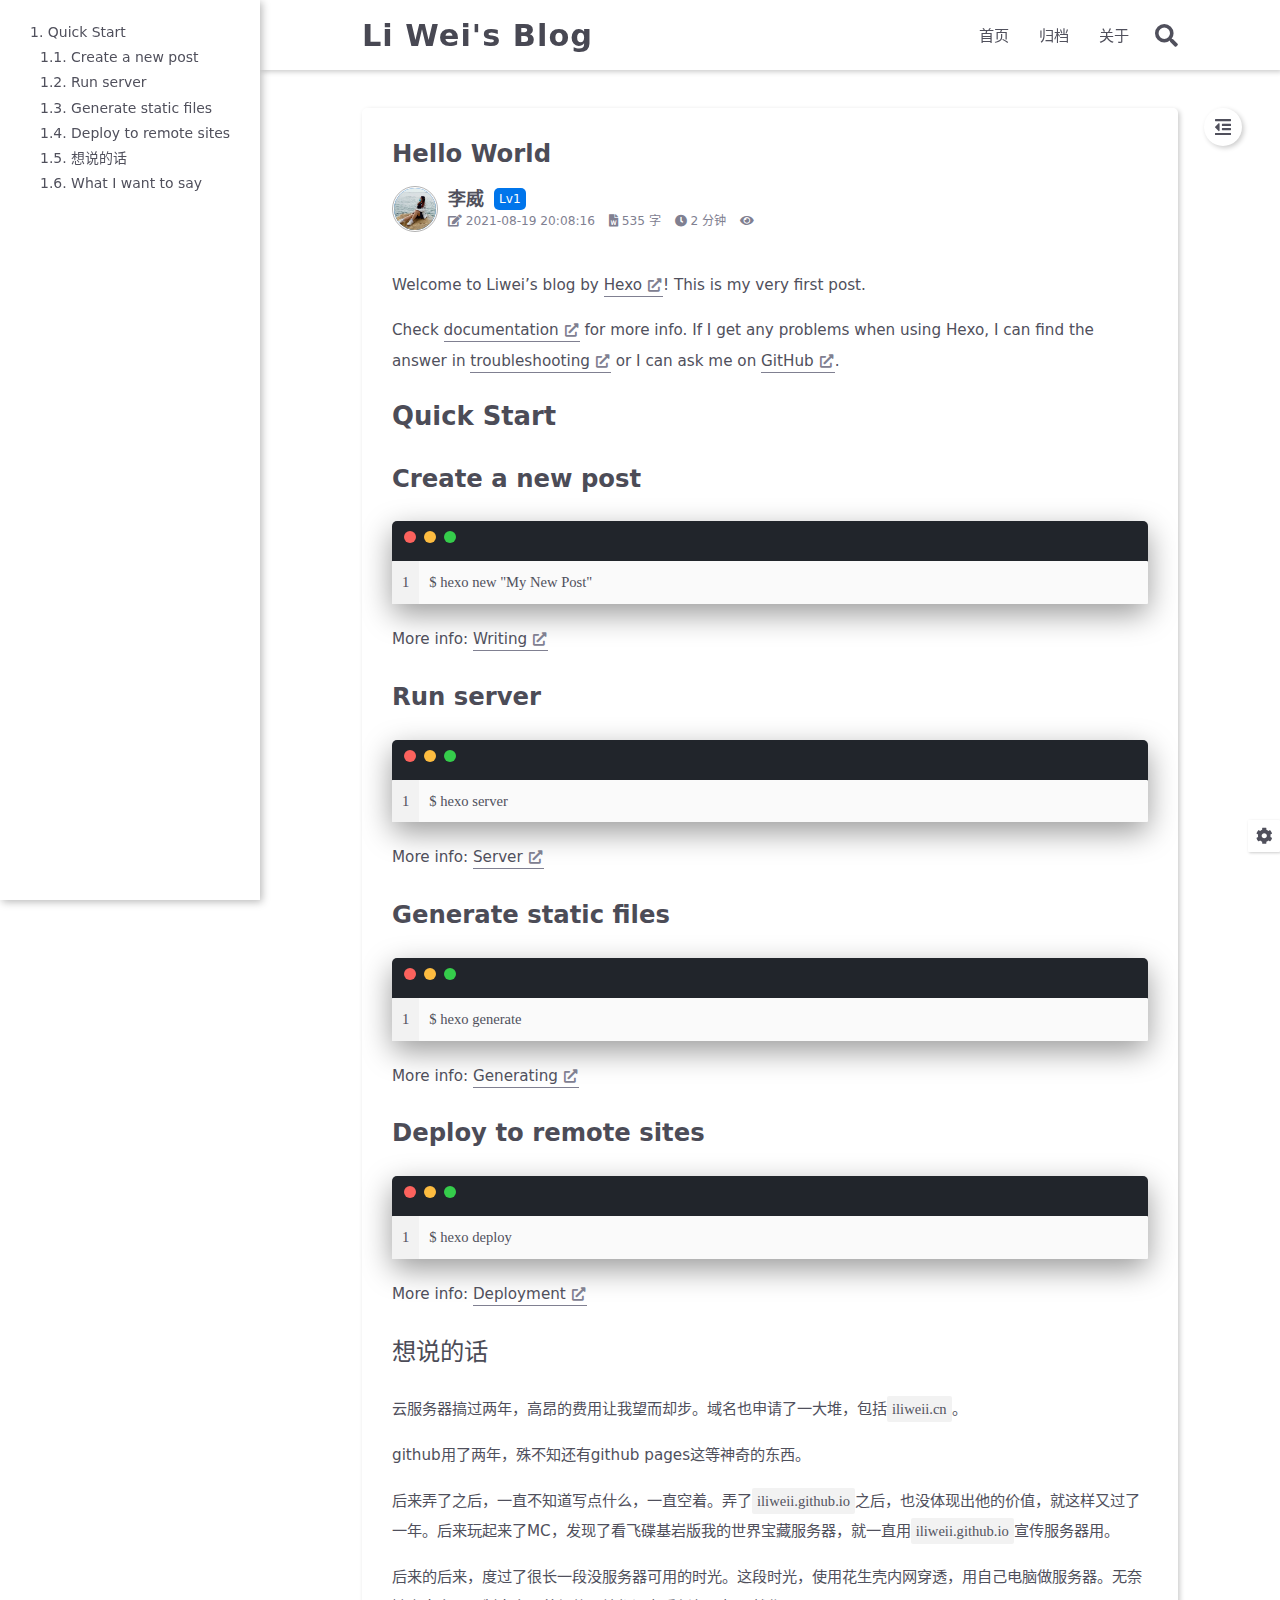
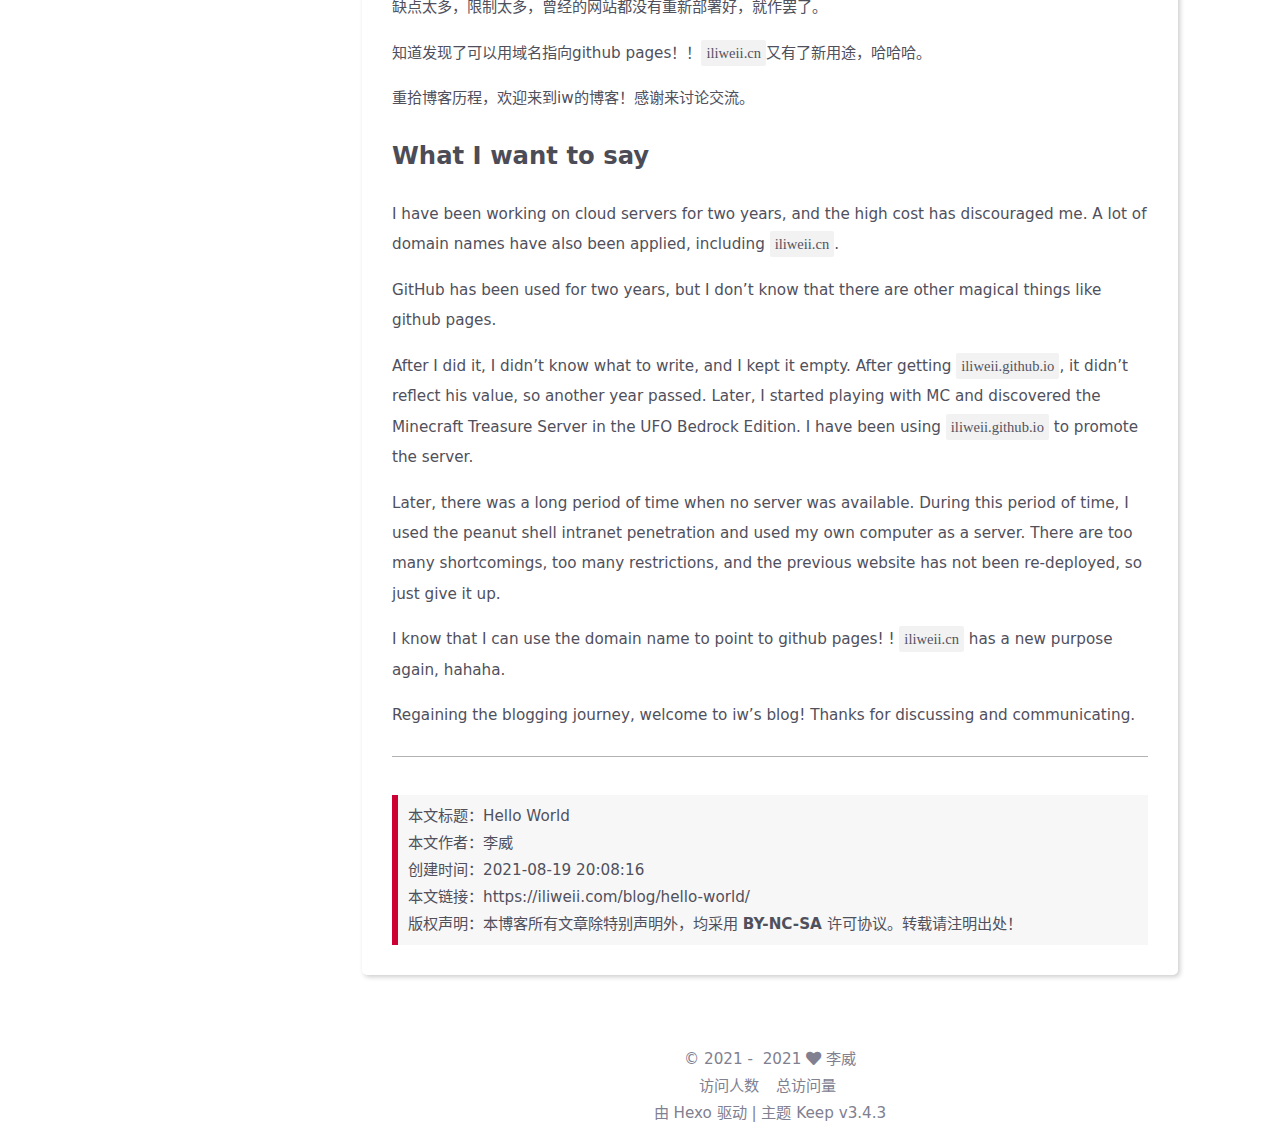
<file: blog/hello-world/index.html>
<!DOCTYPE html>
<html lang="zh-CN">
<head>
    <meta charset="utf-8">
    <meta name="viewport" content="width=device-width, initial-scale=1, maximum-scale=1">
    <meta name="keywords" content="Liwei&#39;s Blog">
    <meta name="description" content="Liwei&#39;s Blog">
    <meta name="author" content="李威">
    
    <title>
        
            Hello World |
        
        Li Wei&#39;s Blog
    </title>
    
<link rel="stylesheet" href="/blog/css/style.css">

    <link rel="shortcut icon" href="/blog/images/logo.svg">
    
<link rel="stylesheet" href="/blog/css/font-awesome.min.css">

    <script id="hexo-configurations">
    let KEEP = window.KEEP || {};
    KEEP.hexo_config = {"hostname":"iliweii.com","root":"/blog/","language":"zh-CN","path":"search.xml"};
    KEEP.theme_config = {"toc":{"enable":true,"number":true,"expand_all":true,"init_open":true},"style":{"primary_color":"#0066CC","avatar":"/images/avatar.svg","favicon":"/images/logo.svg","article_img_align":"left","left_side_width":"260px","content_max_width":"920px","hover":{"shadow":true,"scale":true},"first_screen":{"enable":true,"background_img":"/blog/images/bg.svg","description":"Keep writing and Keep loving."},"scroll":{"progress_bar":{"enable":true},"percent":{"enable":true}}},"local_search":{"enable":true,"preload":true},"code_copy":{"enable":true,"style":"mac"},"pjax":{"enable":true},"lazyload":{"enable":true},"version":"3.4.3"};
    KEEP.language_ago = {"second":"%s 秒前","minute":"%s 分钟前","hour":"%s 小时前","day":"%s 天前","week":"%s 周前","month":"%s 月前","year":"%s 年前"};
  </script>
<meta name="generator" content="Hexo 5.4.0"></head>


<body>
<div class="progress-bar-container">
    
        <span class="scroll-progress-bar"></span>
    

    
        <span class="pjax-progress-bar"></span>
        <span class="pjax-progress-icon">
            <i class="fas fa-circle-notch fa-spin"></i>
        </span>
    
</div>


<main class="page-container">

    

    <div class="page-main-content">

        <div class="page-main-content-top">
            <header class="header-wrapper">

    <div class="header-content">
        <div class="left">
            
            <a class="logo-title" href="/">
                Li Wei&#39;s Blog
            </a>
        </div>

        <div class="right">
            <div class="pc">
                <ul class="menu-list">
                    
                        <li class="menu-item">
                            <a class=""
                               href="/blog/"
                            >
                                首页
                            </a>
                        </li>
                    
                        <li class="menu-item">
                            <a class=""
                               href="/blog/archives"
                            >
                                归档
                            </a>
                        </li>
                    
                        <li class="menu-item">
                            <a class=""
                               href="/blog/about"
                            >
                                关于
                            </a>
                        </li>
                    
                    
                        <li class="menu-item search search-popup-trigger">
                            <i class="fas fa-search"></i>
                        </li>
                    
                </ul>
            </div>
            <div class="mobile">
                
                    <div class="icon-item search search-popup-trigger"><i class="fas fa-search"></i></div>
                
                <div class="icon-item menu-bar">
                    <div class="menu-bar-middle"></div>
                </div>
            </div>
        </div>
    </div>

    <div class="header-drawer">
        <ul class="drawer-menu-list">
            
                <li class="drawer-menu-item flex-center">
                    <a class=""
                       href="/blog/">首页</a>
                </li>
            
                <li class="drawer-menu-item flex-center">
                    <a class=""
                       href="/blog/archives">归档</a>
                </li>
            
                <li class="drawer-menu-item flex-center">
                    <a class=""
                       href="/blog/about">关于</a>
                </li>
            
        </ul>
    </div>

    <div class="window-mask"></div>

</header>


        </div>

        <div class="page-main-content-middle">

            <div class="main-content">

                
                    <div class="fade-in-down-animation">
    <div class="article-content-container">

        <div class="article-title">
            <span class="title-hover-animation">Hello World</span>
        </div>

        
            <div class="article-header">
                <div class="avatar">
                    <img src="/blog/images/avatar.svg">
                </div>
                <div class="info">
                    <div class="author">
                        <span class="name">李威</span>
                        
                            <span class="author-label">Lv1</span>
                        
                    </div>
                    <div class="meta-info">
                        <div class="article-meta-info">
    <span class="article-date article-meta-item">
        <i class="fas fa-edit"></i>&nbsp;2021-08-19 20:08:16
    </span>
    
    

    
    
        <span class="article-wordcount article-meta-item">
            <i class="fas fa-file-word"></i>&nbsp;<span>535 字</span>
        </span>
    
    
        <span class="article-min2read article-meta-item">
            <i class="fas fa-clock"></i>&nbsp;<span>2 分钟</span>
        </span>
    
    
        <span class="article-pv article-meta-item">
            <i class="fas fa-eye"></i>&nbsp;<span id="busuanzi_value_page_pv"></span>
        </span>
    
</div>

                    </div>
                </div>
            </div>
        

        <div class="article-content markdown-body">
            <p>Welcome to Liwei’s blog by <a class="link"   target="_blank" rel="noopener" href="https://hexo.io/" >Hexo<i class="fas fa-external-link-alt"></i></a>! This is my very first post.</p>
<p>Check <a class="link"   target="_blank" rel="noopener" href="https://hexo.io/docs/" >documentation<i class="fas fa-external-link-alt"></i></a> for more info. If I get any problems when using Hexo, I can find the answer in <a class="link"   target="_blank" rel="noopener" href="https://hexo.io/docs/troubleshooting.html" >troubleshooting<i class="fas fa-external-link-alt"></i></a> or I can ask me on <a class="link"   target="_blank" rel="noopener" href="https://github.com/hexojs/hexo/issues" >GitHub<i class="fas fa-external-link-alt"></i></a>.</p>
<h2 id="Quick-Start"><a href="#Quick-Start" class="headerlink" title="Quick Start"></a>Quick Start</h2><h3 id="Create-a-new-post"><a href="#Create-a-new-post" class="headerlink" title="Create a new post"></a>Create a new post</h3><figure class="highlight bash"><table><tr><td class="gutter"><pre><span class="line">1</span><br></pre></td><td class="code"><pre><span class="line">$ hexo new <span class="string">&quot;My New Post&quot;</span></span><br></pre></td></tr></table></figure>

<p>More info: <a class="link"   target="_blank" rel="noopener" href="https://hexo.io/docs/writing.html" >Writing<i class="fas fa-external-link-alt"></i></a></p>
<h3 id="Run-server"><a href="#Run-server" class="headerlink" title="Run server"></a>Run server</h3><figure class="highlight bash"><table><tr><td class="gutter"><pre><span class="line">1</span><br></pre></td><td class="code"><pre><span class="line">$ hexo server</span><br></pre></td></tr></table></figure>

<p>More info: <a class="link"   target="_blank" rel="noopener" href="https://hexo.io/docs/server.html" >Server<i class="fas fa-external-link-alt"></i></a></p>
<h3 id="Generate-static-files"><a href="#Generate-static-files" class="headerlink" title="Generate static files"></a>Generate static files</h3><figure class="highlight bash"><table><tr><td class="gutter"><pre><span class="line">1</span><br></pre></td><td class="code"><pre><span class="line">$ hexo generate</span><br></pre></td></tr></table></figure>

<p>More info: <a class="link"   target="_blank" rel="noopener" href="https://hexo.io/docs/generating.html" >Generating<i class="fas fa-external-link-alt"></i></a></p>
<h3 id="Deploy-to-remote-sites"><a href="#Deploy-to-remote-sites" class="headerlink" title="Deploy to remote sites"></a>Deploy to remote sites</h3><figure class="highlight bash"><table><tr><td class="gutter"><pre><span class="line">1</span><br></pre></td><td class="code"><pre><span class="line">$ hexo deploy</span><br></pre></td></tr></table></figure>

<p>More info: <a class="link"   target="_blank" rel="noopener" href="https://hexo.io/docs/one-command-deployment.html" >Deployment<i class="fas fa-external-link-alt"></i></a></p>
<h3 id="想说的话"><a href="#想说的话" class="headerlink" title="想说的话"></a>想说的话</h3><p>云服务器搞过两年，高昂的费用让我望而却步。域名也申请了一大堆，包括<code>iliweii.cn</code>。</p>
<p>github用了两年，殊不知还有github pages这等神奇的东西。</p>
<p>后来弄了之后，一直不知道写点什么，一直空着。弄了<code>iliweii.github.io</code>之后，也没体现出他的价值，就这样又过了一年。后来玩起来了MC，发现了看飞碟基岩版我的世界宝藏服务器，就一直用<code>iliweii.github.io</code>宣传服务器用。</p>
<p>后来的后来，度过了很长一段没服务器可用的时光。这段时光，使用花生壳内网穿透，用自己电脑做服务器。无奈缺点太多，限制太多，曾经的网站都没有重新部署好，就作罢了。</p>
<p>知道发现了可以用域名指向github pages！！<code>iliweii.cn</code>又有了新用途，哈哈哈。</p>
<p>重拾博客历程，欢迎来到iw的博客！感谢来讨论交流。</p>
<h3 id="What-I-want-to-say"><a href="#What-I-want-to-say" class="headerlink" title="What I want to say"></a>What I want to say</h3><p>I have been working on cloud servers for two years, and the high cost has discouraged me. A lot of domain names have also been applied, including <code>iliweii.cn</code>.</p>
<p>GitHub has been used for two years, but I don’t know that there are other magical things like github pages.</p>
<p>After I did it, I didn’t know what to write, and I kept it empty. After getting <code>iliweii.github.io</code>, it didn’t reflect his value, so another year passed. Later, I started playing with MC and discovered the Minecraft Treasure Server in the UFO Bedrock Edition. I have been using <code>iliweii.github.io</code> to promote the server.</p>
<p>Later, there was a long period of time when no server was available. During this period of time, I used the peanut shell intranet penetration and used my own computer as a server. There are too many shortcomings, too many restrictions, and the previous website has not been re-deployed, so just give it up.</p>
<p>I know that I can use the domain name to point to github pages! ! <code>iliweii.cn</code> has a new purpose again, hahaha.</p>
<p>Regaining the blogging journey, welcome to iw’s blog! Thanks for discussing and communicating.</p>

        </div>

        
            <div class="post-copyright-info">
                <div class="article-copyright-info-container">
    <ul>
        <li>本文标题：Hello World</li>
        <li>本文作者：李威</li>
        <li>创建时间：2021-08-19 20:08:16</li>
        <li>
            本文链接：https://iliweii.com/blog/hello-world/
        </li>
        <li>
            版权声明：本博客所有文章除特别声明外，均采用 <a class="license" target="_blank" rel="noopener" href="https://creativecommons.org/licenses/by-nc-sa/4.0/deed.zh">BY-NC-SA</a> 许可协议。转载请注明出处！
        </li>
    </ul>
</div>

            </div>
        

        

        
    </div>
</div>


                
            </div>

        </div>

        <div class="page-main-content-bottom">
            <footer class="footer">
    <div class="info-container">
        <div class="copyright-info info-item">
            &copy;
            
              <span>2021</span>&nbsp;-&nbsp;
            
            2021&nbsp;<i class="fas fa-heart icon-animate"></i>&nbsp;<a href="/">李威</a>
        </div>
        
            <script async data-pjax src="//busuanzi.ibruce.info/busuanzi/2.3/busuanzi.pure.mini.js"></script>
            <div class="website-count info-item">
                
                    <span id="busuanzi_container_site_uv">
                        访问人数&nbsp;<span id="busuanzi_value_site_uv"></span>&ensp;
                    </span>
                
                
                    <span id="busuanzi_container_site_pv">
                        总访问量&nbsp;<span id="busuanzi_value_site_pv"></span>
                    </span>
                
            </div>
        
        <div class="theme-info info-item">
            由 <a target="_blank" href="https://hexo.io">Hexo</a> 驱动&nbsp;|&nbsp;主题&nbsp;<a class="theme-version" target="_blank" href="https://github.com/XPoet/hexo-theme-keep">Keep v3.4.3</a>
        </div>
        
    </div>
</footer>

        </div>
    </div>

    
        <div class="post-tools">
            <div class="post-tools-container">
    <ul class="tools-list">
        <!-- TOC aside toggle -->
        
            <li class="tools-item page-aside-toggle">
                <i class="fas fa-outdent"></i>
            </li>
        

        <!-- go comment -->
        
    </ul>
</div>

        </div>
    

    <div class="right-bottom-side-tools">
        <div class="side-tools-container">
    <ul class="side-tools-list">
        <li class="tools-item tool-font-adjust-plus flex-center">
            <i class="fas fa-search-plus"></i>
        </li>

        <li class="tools-item tool-font-adjust-minus flex-center">
            <i class="fas fa-search-minus"></i>
        </li>

        <li class="tools-item tool-expand-width flex-center">
            <i class="fas fa-arrows-alt-h"></i>
        </li>

        <li class="tools-item tool-dark-light-toggle flex-center">
            <i class="fas fa-moon"></i>
        </li>

        <!-- rss -->
        

        

        <li class="tools-item tool-scroll-to-bottom flex-center">
            <i class="fas fa-arrow-down"></i>
        </li>
    </ul>

    <ul class="exposed-tools-list">
        <li class="tools-item tool-toggle-show flex-center">
            <i class="fas fa-cog fa-spin"></i>
        </li>
        
            <li class="tools-item tool-scroll-to-top flex-center">
                <i class="arrow-up fas fa-arrow-up"></i>
                <span class="percent"></span>
            </li>
        
    </ul>
</div>

    </div>

    
        <aside class="page-aside">
            <div class="post-toc-wrap">
    <div class="post-toc">
        <ol class="nav"><li class="nav-item nav-level-2"><a class="nav-link" href="#Quick-Start"><span class="nav-number">1.</span> <span class="nav-text">Quick Start</span></a><ol class="nav-child"><li class="nav-item nav-level-3"><a class="nav-link" href="#Create-a-new-post"><span class="nav-number">1.1.</span> <span class="nav-text">Create a new post</span></a></li><li class="nav-item nav-level-3"><a class="nav-link" href="#Run-server"><span class="nav-number">1.2.</span> <span class="nav-text">Run server</span></a></li><li class="nav-item nav-level-3"><a class="nav-link" href="#Generate-static-files"><span class="nav-number">1.3.</span> <span class="nav-text">Generate static files</span></a></li><li class="nav-item nav-level-3"><a class="nav-link" href="#Deploy-to-remote-sites"><span class="nav-number">1.4.</span> <span class="nav-text">Deploy to remote sites</span></a></li><li class="nav-item nav-level-3"><a class="nav-link" href="#%E6%83%B3%E8%AF%B4%E7%9A%84%E8%AF%9D"><span class="nav-number">1.5.</span> <span class="nav-text">想说的话</span></a></li><li class="nav-item nav-level-3"><a class="nav-link" href="#What-I-want-to-say"><span class="nav-number">1.6.</span> <span class="nav-text">What I want to say</span></a></li></ol></li></ol>
    </div>
</div>
        </aside>
    

    <div class="image-viewer-container">
    <img src="">
</div>


    
        <div class="search-pop-overlay">
    <div class="popup search-popup">
        <div class="search-header">
          <span class="search-input-field-pre">
            <i class="fas fa-keyboard"></i>
          </span>
            <div class="search-input-container">
                <input autocomplete="off"
                       autocorrect="off"
                       autocapitalize="off"
                       placeholder="搜索..."
                       spellcheck="false"
                       type="search"
                       class="search-input"
                >
            </div>
            <span class="popup-btn-close">
                <i class="fas fa-times"></i>
            </span>
        </div>
        <div id="search-result">
            <div id="no-result">
                <i class="fas fa-spinner fa-pulse fa-5x fa-fw"></i>
            </div>
        </div>
    </div>
</div>

    

</main>




<script src="/blog/js/utils.js"></script>

<script src="/blog/js/main.js"></script>

<script src="/blog/js/header-shrink.js"></script>

<script src="/blog/js/back2top.js"></script>

<script src="/blog/js/dark-light-toggle.js"></script>



    
<script src="/blog/js/local-search.js"></script>




    
<script src="/blog/js/code-copy.js"></script>




    
<script src="/blog/js/lazyload.js"></script>



<div class="post-scripts pjax">
    
        
<script src="/blog/js/left-side-toggle.js"></script>

<script src="/blog/js/libs/anime.min.js"></script>

<script src="/blog/js/toc.js"></script>

    
</div>


    
<script src="/blog/js/libs/pjax.min.js"></script>

<script>
    window.addEventListener('DOMContentLoaded', () => {
        window.pjax = new Pjax({
            selectors: [
                'head title',
                '.page-container',
                '.pjax'
            ],
            history: true,
            debug: false,
            cacheBust: false,
            timeout: 0,
            analytics: false,
            currentUrlFullReload: false,
            scrollRestoration: false,
            // scrollTo: true,
        });

        document.addEventListener('pjax:send', () => {
            KEEP.utils.pjaxProgressBarStart();
        });

        document.addEventListener('pjax:complete', () => {
            KEEP.utils.pjaxProgressBarEnd();
            window.pjax.executeScripts(document.querySelectorAll('script[data-pjax], .pjax script'));
            KEEP.refresh();
        });
    });
</script>



</body>
</html>
</file>
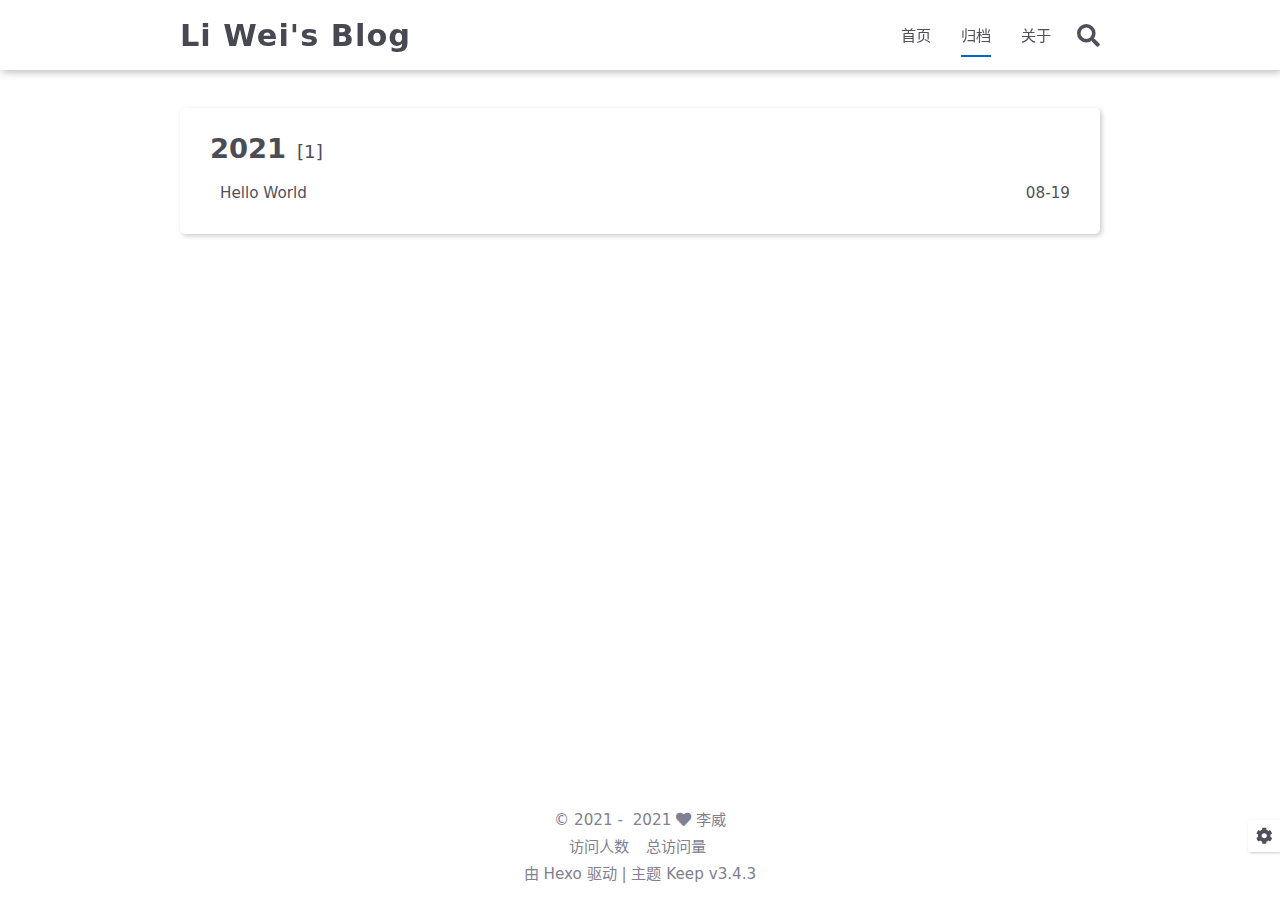
<file: blog/archives/2021/index.html>
<!DOCTYPE html>
<html lang="zh-CN">
<head>
    <meta charset="utf-8">
    <meta name="viewport" content="width=device-width, initial-scale=1, maximum-scale=1">
    <meta name="keywords" content="Liwei&#39;s Blog">
    <meta name="description" content="Liwei&#39;s Blog">
    <meta name="author" content="李威">
    
    <title>
        
            归档: 2021 |
        
        Li Wei&#39;s Blog
    </title>
    
<link rel="stylesheet" href="/blog/css/style.css">

    <link rel="shortcut icon" href="/blog/images/logo.svg">
    
<link rel="stylesheet" href="/blog/css/font-awesome.min.css">

    <script id="hexo-configurations">
    let KEEP = window.KEEP || {};
    KEEP.hexo_config = {"hostname":"iliweii.com","root":"/blog/","language":"zh-CN","path":"search.xml"};
    KEEP.theme_config = {"toc":{"enable":true,"number":true,"expand_all":true,"init_open":true},"style":{"primary_color":"#0066CC","avatar":"/images/avatar.svg","favicon":"/images/logo.svg","article_img_align":"left","left_side_width":"260px","content_max_width":"920px","hover":{"shadow":true,"scale":true},"first_screen":{"enable":true,"background_img":"/blog/images/bg.svg","description":"Keep writing and Keep loving."},"scroll":{"progress_bar":{"enable":true},"percent":{"enable":true}}},"local_search":{"enable":true,"preload":true},"code_copy":{"enable":true,"style":"mac"},"pjax":{"enable":true},"lazyload":{"enable":true},"version":"3.4.3"};
    KEEP.language_ago = {"second":"%s 秒前","minute":"%s 分钟前","hour":"%s 小时前","day":"%s 天前","week":"%s 周前","month":"%s 月前","year":"%s 年前"};
  </script>
<meta name="generator" content="Hexo 5.4.0"></head>


<body>
<div class="progress-bar-container">
    
        <span class="scroll-progress-bar"></span>
    

    
        <span class="pjax-progress-bar"></span>
        <span class="pjax-progress-icon">
            <i class="fas fa-circle-notch fa-spin"></i>
        </span>
    
</div>


<main class="page-container">

    

    <div class="page-main-content">

        <div class="page-main-content-top">
            <header class="header-wrapper">

    <div class="header-content">
        <div class="left">
            
            <a class="logo-title" href="/">
                Li Wei&#39;s Blog
            </a>
        </div>

        <div class="right">
            <div class="pc">
                <ul class="menu-list">
                    
                        <li class="menu-item">
                            <a class=""
                               href="/blog/"
                            >
                                首页
                            </a>
                        </li>
                    
                        <li class="menu-item">
                            <a class="active"
                               href="/blog/archives"
                            >
                                归档
                            </a>
                        </li>
                    
                        <li class="menu-item">
                            <a class=""
                               href="/blog/about"
                            >
                                关于
                            </a>
                        </li>
                    
                    
                        <li class="menu-item search search-popup-trigger">
                            <i class="fas fa-search"></i>
                        </li>
                    
                </ul>
            </div>
            <div class="mobile">
                
                    <div class="icon-item search search-popup-trigger"><i class="fas fa-search"></i></div>
                
                <div class="icon-item menu-bar">
                    <div class="menu-bar-middle"></div>
                </div>
            </div>
        </div>
    </div>

    <div class="header-drawer">
        <ul class="drawer-menu-list">
            
                <li class="drawer-menu-item flex-center">
                    <a class=""
                       href="/blog/">首页</a>
                </li>
            
                <li class="drawer-menu-item flex-center">
                    <a class="active"
                       href="/blog/archives">归档</a>
                </li>
            
                <li class="drawer-menu-item flex-center">
                    <a class=""
                       href="/blog/about">关于</a>
                </li>
            
        </ul>
    </div>

    <div class="window-mask"></div>

</header>


        </div>

        <div class="page-main-content-middle">

            <div class="main-content">

                
                    <div class="fade-in-down-animation">
    <div class="archive-container ">
        
<div class="archive-list-container">
    
        <section class="archive-item">
            <div class="archive-item-header">
                <span class="archive-year">2021</span>
                <span class="archive-year-post-count">[1]</span>
            </div>
            <ul class="article-list">
                
                    <li class="article-item">
                        <a class="article-title"
                           href="/blog/hello-world/"
                        >Hello World</a>
                        <span class="article-date">08-19</span>
                    </li>
                
            </ul>
        </section>
    
</div>

    </div>
</div>

                
            </div>

        </div>

        <div class="page-main-content-bottom">
            <footer class="footer">
    <div class="info-container">
        <div class="copyright-info info-item">
            &copy;
            
              <span>2021</span>&nbsp;-&nbsp;
            
            2021&nbsp;<i class="fas fa-heart icon-animate"></i>&nbsp;<a href="/">李威</a>
        </div>
        
            <script async data-pjax src="//busuanzi.ibruce.info/busuanzi/2.3/busuanzi.pure.mini.js"></script>
            <div class="website-count info-item">
                
                    <span id="busuanzi_container_site_uv">
                        访问人数&nbsp;<span id="busuanzi_value_site_uv"></span>&ensp;
                    </span>
                
                
                    <span id="busuanzi_container_site_pv">
                        总访问量&nbsp;<span id="busuanzi_value_site_pv"></span>
                    </span>
                
            </div>
        
        <div class="theme-info info-item">
            由 <a target="_blank" href="https://hexo.io">Hexo</a> 驱动&nbsp;|&nbsp;主题&nbsp;<a class="theme-version" target="_blank" href="https://github.com/XPoet/hexo-theme-keep">Keep v3.4.3</a>
        </div>
        
    </div>
</footer>

        </div>
    </div>

    

    <div class="right-bottom-side-tools">
        <div class="side-tools-container">
    <ul class="side-tools-list">
        <li class="tools-item tool-font-adjust-plus flex-center">
            <i class="fas fa-search-plus"></i>
        </li>

        <li class="tools-item tool-font-adjust-minus flex-center">
            <i class="fas fa-search-minus"></i>
        </li>

        <li class="tools-item tool-expand-width flex-center">
            <i class="fas fa-arrows-alt-h"></i>
        </li>

        <li class="tools-item tool-dark-light-toggle flex-center">
            <i class="fas fa-moon"></i>
        </li>

        <!-- rss -->
        

        

        <li class="tools-item tool-scroll-to-bottom flex-center">
            <i class="fas fa-arrow-down"></i>
        </li>
    </ul>

    <ul class="exposed-tools-list">
        <li class="tools-item tool-toggle-show flex-center">
            <i class="fas fa-cog fa-spin"></i>
        </li>
        
            <li class="tools-item tool-scroll-to-top flex-center">
                <i class="arrow-up fas fa-arrow-up"></i>
                <span class="percent"></span>
            </li>
        
    </ul>
</div>

    </div>

    

    <div class="image-viewer-container">
    <img src="">
</div>


    
        <div class="search-pop-overlay">
    <div class="popup search-popup">
        <div class="search-header">
          <span class="search-input-field-pre">
            <i class="fas fa-keyboard"></i>
          </span>
            <div class="search-input-container">
                <input autocomplete="off"
                       autocorrect="off"
                       autocapitalize="off"
                       placeholder="搜索..."
                       spellcheck="false"
                       type="search"
                       class="search-input"
                >
            </div>
            <span class="popup-btn-close">
                <i class="fas fa-times"></i>
            </span>
        </div>
        <div id="search-result">
            <div id="no-result">
                <i class="fas fa-spinner fa-pulse fa-5x fa-fw"></i>
            </div>
        </div>
    </div>
</div>

    

</main>




<script src="/blog/js/utils.js"></script>

<script src="/blog/js/main.js"></script>

<script src="/blog/js/header-shrink.js"></script>

<script src="/blog/js/back2top.js"></script>

<script src="/blog/js/dark-light-toggle.js"></script>



    
<script src="/blog/js/local-search.js"></script>




    
<script src="/blog/js/code-copy.js"></script>




    
<script src="/blog/js/lazyload.js"></script>



<div class="post-scripts pjax">
    
</div>


    
<script src="/blog/js/libs/pjax.min.js"></script>

<script>
    window.addEventListener('DOMContentLoaded', () => {
        window.pjax = new Pjax({
            selectors: [
                'head title',
                '.page-container',
                '.pjax'
            ],
            history: true,
            debug: false,
            cacheBust: false,
            timeout: 0,
            analytics: false,
            currentUrlFullReload: false,
            scrollRestoration: false,
            // scrollTo: true,
        });

        document.addEventListener('pjax:send', () => {
            KEEP.utils.pjaxProgressBarStart();
        });

        document.addEventListener('pjax:complete', () => {
            KEEP.utils.pjaxProgressBarEnd();
            window.pjax.executeScripts(document.querySelectorAll('script[data-pjax], .pjax script'));
            KEEP.refresh();
        });
    });
</script>



</body>
</html>
</file>
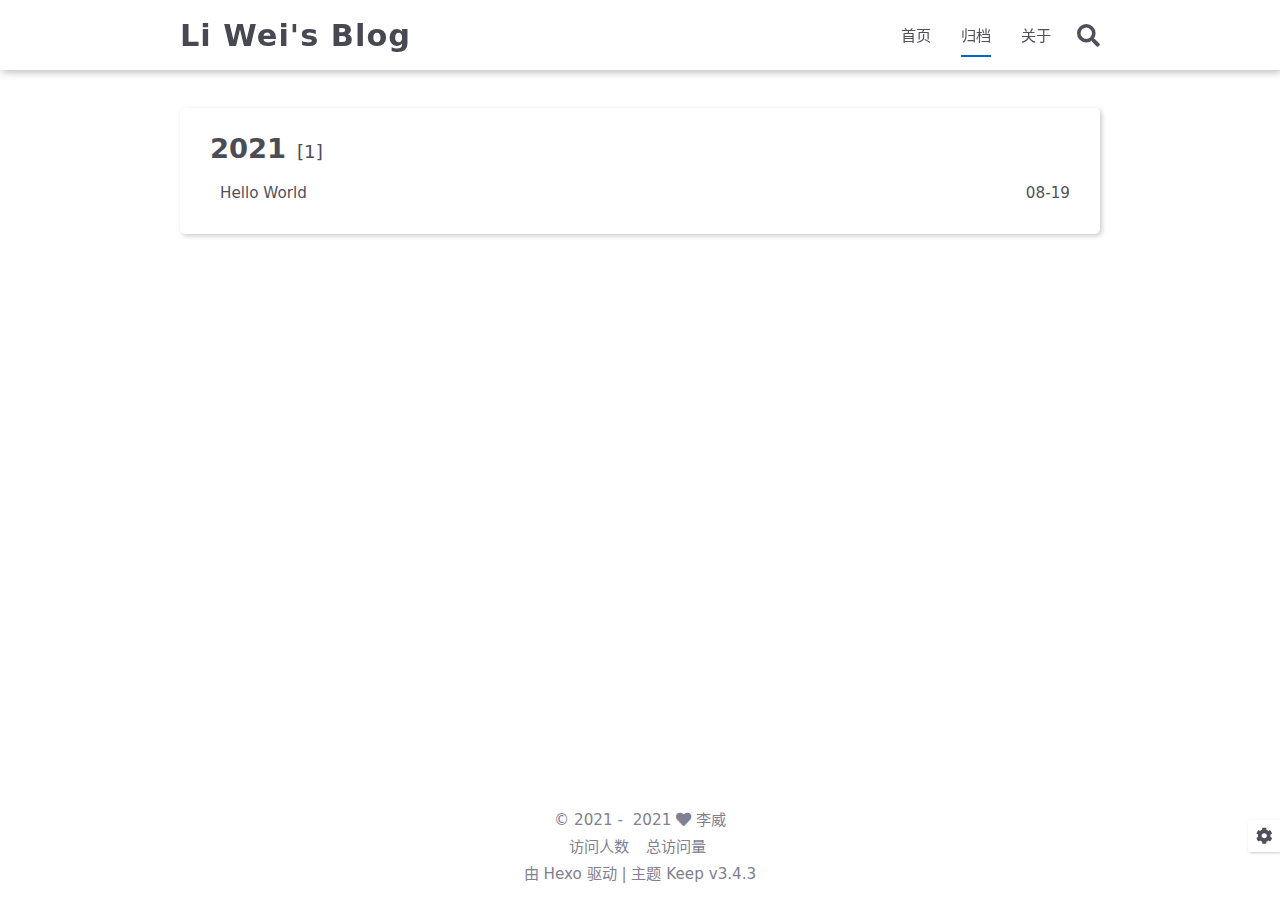
<file: blog/archives/2021/08/index.html>
<!DOCTYPE html>
<html lang="zh-CN">
<head>
    <meta charset="utf-8">
    <meta name="viewport" content="width=device-width, initial-scale=1, maximum-scale=1">
    <meta name="keywords" content="Liwei&#39;s Blog">
    <meta name="description" content="Liwei&#39;s Blog">
    <meta name="author" content="李威">
    
    <title>
        
            归档: 2021/8 |
        
        Li Wei&#39;s Blog
    </title>
    
<link rel="stylesheet" href="/blog/css/style.css">

    <link rel="shortcut icon" href="/blog/images/logo.svg">
    
<link rel="stylesheet" href="/blog/css/font-awesome.min.css">

    <script id="hexo-configurations">
    let KEEP = window.KEEP || {};
    KEEP.hexo_config = {"hostname":"iliweii.com","root":"/blog/","language":"zh-CN","path":"search.xml"};
    KEEP.theme_config = {"toc":{"enable":true,"number":true,"expand_all":true,"init_open":true},"style":{"primary_color":"#0066CC","avatar":"/images/avatar.svg","favicon":"/images/logo.svg","article_img_align":"left","left_side_width":"260px","content_max_width":"920px","hover":{"shadow":true,"scale":true},"first_screen":{"enable":true,"background_img":"/blog/images/bg.svg","description":"Keep writing and Keep loving."},"scroll":{"progress_bar":{"enable":true},"percent":{"enable":true}}},"local_search":{"enable":true,"preload":true},"code_copy":{"enable":true,"style":"mac"},"pjax":{"enable":true},"lazyload":{"enable":true},"version":"3.4.3"};
    KEEP.language_ago = {"second":"%s 秒前","minute":"%s 分钟前","hour":"%s 小时前","day":"%s 天前","week":"%s 周前","month":"%s 月前","year":"%s 年前"};
  </script>
<meta name="generator" content="Hexo 5.4.0"></head>


<body>
<div class="progress-bar-container">
    
        <span class="scroll-progress-bar"></span>
    

    
        <span class="pjax-progress-bar"></span>
        <span class="pjax-progress-icon">
            <i class="fas fa-circle-notch fa-spin"></i>
        </span>
    
</div>


<main class="page-container">

    

    <div class="page-main-content">

        <div class="page-main-content-top">
            <header class="header-wrapper">

    <div class="header-content">
        <div class="left">
            
            <a class="logo-title" href="/">
                Li Wei&#39;s Blog
            </a>
        </div>

        <div class="right">
            <div class="pc">
                <ul class="menu-list">
                    
                        <li class="menu-item">
                            <a class=""
                               href="/blog/"
                            >
                                首页
                            </a>
                        </li>
                    
                        <li class="menu-item">
                            <a class="active"
                               href="/blog/archives"
                            >
                                归档
                            </a>
                        </li>
                    
                        <li class="menu-item">
                            <a class=""
                               href="/blog/about"
                            >
                                关于
                            </a>
                        </li>
                    
                    
                        <li class="menu-item search search-popup-trigger">
                            <i class="fas fa-search"></i>
                        </li>
                    
                </ul>
            </div>
            <div class="mobile">
                
                    <div class="icon-item search search-popup-trigger"><i class="fas fa-search"></i></div>
                
                <div class="icon-item menu-bar">
                    <div class="menu-bar-middle"></div>
                </div>
            </div>
        </div>
    </div>

    <div class="header-drawer">
        <ul class="drawer-menu-list">
            
                <li class="drawer-menu-item flex-center">
                    <a class=""
                       href="/blog/">首页</a>
                </li>
            
                <li class="drawer-menu-item flex-center">
                    <a class="active"
                       href="/blog/archives">归档</a>
                </li>
            
                <li class="drawer-menu-item flex-center">
                    <a class=""
                       href="/blog/about">关于</a>
                </li>
            
        </ul>
    </div>

    <div class="window-mask"></div>

</header>


        </div>

        <div class="page-main-content-middle">

            <div class="main-content">

                
                    <div class="fade-in-down-animation">
    <div class="archive-container ">
        
<div class="archive-list-container">
    
        <section class="archive-item">
            <div class="archive-item-header">
                <span class="archive-year">2021</span>
                <span class="archive-year-post-count">[1]</span>
            </div>
            <ul class="article-list">
                
                    <li class="article-item">
                        <a class="article-title"
                           href="/blog/hello-world/"
                        >Hello World</a>
                        <span class="article-date">08-19</span>
                    </li>
                
            </ul>
        </section>
    
</div>

    </div>
</div>

                
            </div>

        </div>

        <div class="page-main-content-bottom">
            <footer class="footer">
    <div class="info-container">
        <div class="copyright-info info-item">
            &copy;
            
              <span>2021</span>&nbsp;-&nbsp;
            
            2021&nbsp;<i class="fas fa-heart icon-animate"></i>&nbsp;<a href="/">李威</a>
        </div>
        
            <script async data-pjax src="//busuanzi.ibruce.info/busuanzi/2.3/busuanzi.pure.mini.js"></script>
            <div class="website-count info-item">
                
                    <span id="busuanzi_container_site_uv">
                        访问人数&nbsp;<span id="busuanzi_value_site_uv"></span>&ensp;
                    </span>
                
                
                    <span id="busuanzi_container_site_pv">
                        总访问量&nbsp;<span id="busuanzi_value_site_pv"></span>
                    </span>
                
            </div>
        
        <div class="theme-info info-item">
            由 <a target="_blank" href="https://hexo.io">Hexo</a> 驱动&nbsp;|&nbsp;主题&nbsp;<a class="theme-version" target="_blank" href="https://github.com/XPoet/hexo-theme-keep">Keep v3.4.3</a>
        </div>
        
    </div>
</footer>

        </div>
    </div>

    

    <div class="right-bottom-side-tools">
        <div class="side-tools-container">
    <ul class="side-tools-list">
        <li class="tools-item tool-font-adjust-plus flex-center">
            <i class="fas fa-search-plus"></i>
        </li>

        <li class="tools-item tool-font-adjust-minus flex-center">
            <i class="fas fa-search-minus"></i>
        </li>

        <li class="tools-item tool-expand-width flex-center">
            <i class="fas fa-arrows-alt-h"></i>
        </li>

        <li class="tools-item tool-dark-light-toggle flex-center">
            <i class="fas fa-moon"></i>
        </li>

        <!-- rss -->
        

        

        <li class="tools-item tool-scroll-to-bottom flex-center">
            <i class="fas fa-arrow-down"></i>
        </li>
    </ul>

    <ul class="exposed-tools-list">
        <li class="tools-item tool-toggle-show flex-center">
            <i class="fas fa-cog fa-spin"></i>
        </li>
        
            <li class="tools-item tool-scroll-to-top flex-center">
                <i class="arrow-up fas fa-arrow-up"></i>
                <span class="percent"></span>
            </li>
        
    </ul>
</div>

    </div>

    

    <div class="image-viewer-container">
    <img src="">
</div>


    
        <div class="search-pop-overlay">
    <div class="popup search-popup">
        <div class="search-header">
          <span class="search-input-field-pre">
            <i class="fas fa-keyboard"></i>
          </span>
            <div class="search-input-container">
                <input autocomplete="off"
                       autocorrect="off"
                       autocapitalize="off"
                       placeholder="搜索..."
                       spellcheck="false"
                       type="search"
                       class="search-input"
                >
            </div>
            <span class="popup-btn-close">
                <i class="fas fa-times"></i>
            </span>
        </div>
        <div id="search-result">
            <div id="no-result">
                <i class="fas fa-spinner fa-pulse fa-5x fa-fw"></i>
            </div>
        </div>
    </div>
</div>

    

</main>




<script src="/blog/js/utils.js"></script>

<script src="/blog/js/main.js"></script>

<script src="/blog/js/header-shrink.js"></script>

<script src="/blog/js/back2top.js"></script>

<script src="/blog/js/dark-light-toggle.js"></script>



    
<script src="/blog/js/local-search.js"></script>




    
<script src="/blog/js/code-copy.js"></script>




    
<script src="/blog/js/lazyload.js"></script>



<div class="post-scripts pjax">
    
</div>


    
<script src="/blog/js/libs/pjax.min.js"></script>

<script>
    window.addEventListener('DOMContentLoaded', () => {
        window.pjax = new Pjax({
            selectors: [
                'head title',
                '.page-container',
                '.pjax'
            ],
            history: true,
            debug: false,
            cacheBust: false,
            timeout: 0,
            analytics: false,
            currentUrlFullReload: false,
            scrollRestoration: false,
            // scrollTo: true,
        });

        document.addEventListener('pjax:send', () => {
            KEEP.utils.pjaxProgressBarStart();
        });

        document.addEventListener('pjax:complete', () => {
            KEEP.utils.pjaxProgressBarEnd();
            window.pjax.executeScripts(document.querySelectorAll('script[data-pjax], .pjax script'));
            KEEP.refresh();
        });
    });
</script>



</body>
</html>
</file>
<file: blog/css/style.css>
:root {
  --background-color: #fff;
  --second-background-color: #f7f7f7;
  --primary-color: #06c;
  --first-text-color: #484853;
  --second-text-color: #4c4c57;
  --third-text-color: #808091;
  --fourth-text-color: #ededef;
  --default-text-color: #50505c;
  --border-color: #b3b3b3;
  --selection-color: #0075eb;
  --shadow-color: rgba(0,0,0,0.2);
  --shadow-hover-color: rgba(0,0,0,0.28);
  --scrollbar-color: #595967;
  --scroll-bar-bg-color: #e6e6e6;
  --link-color: #484853;
  --copyright-info-color: #c03;
  --avatar-background-color: #06c;
  --pjax-progress-bar-color: linear-gradient(45deg, #f10006, #ef5b00, #e59c01, #19ca05, #00cab5, #0264c8, #c303c3);
}
@media (prefers-color-scheme: light) {
  :root {
    --background-color: #fff;
    --second-background-color: #f7f7f7;
    --primary-color: #06c;
    --first-text-color: #484853;
    --second-text-color: #4c4c57;
    --third-text-color: #808091;
    --fourth-text-color: #ededef;
    --default-text-color: #50505c;
    --border-color: #b3b3b3;
    --selection-color: #0075eb;
    --shadow-color: rgba(0,0,0,0.2);
    --shadow-hover-color: rgba(0,0,0,0.28);
    --scrollbar-color: #595967;
    --scroll-bar-bg-color: #e6e6e6;
    --link-color: #484853;
    --copyright-info-color: #c03;
    --avatar-background-color: #06c;
    --pjax-progress-bar-color: linear-gradient(45deg, #f10006, #ef5b00, #e59c01, #19ca05, #00cab5, #0264c8, #c303c3);
  }
}
@media (prefers-color-scheme: dark) {
  :root {
    --background-color: #383940;
    --second-background-color: #32333a;
    --primary-color: #06c;
    --first-text-color: #d2d2d7;
    --second-text-color: #cbcbd1;
    --third-text-color: #9595a2;
    --fourth-text-color: #242429;
    --default-text-color: #bebec6;
    --border-color: #5c5e6a;
    --selection-color: #0075eb;
    --shadow-color: rgba(128,128,128,0.2);
    --shadow-hover-color: rgba(128,128,128,0.28);
    --scrollbar-color: #32333a;
    --scroll-bar-bg-color: #5c5e6a;
    --link-color: #c5c5cc;
    --copyright-info-color: #a30029;
    --avatar-background-color: #005cb8;
    --pjax-progress-bar-color: linear-gradient(45deg, #ea404a, #ea722f, #e9a71f, #67e559, #18ecec, #1b85f1, #ee1dee);
  }
}
.light-mode {
  --background-color: #fff;
  --second-background-color: #f7f7f7;
  --primary-color: #06c;
  --first-text-color: #484853;
  --second-text-color: #4c4c57;
  --third-text-color: #808091;
  --fourth-text-color: #ededef;
  --default-text-color: #50505c;
  --border-color: #b3b3b3;
  --selection-color: #0075eb;
  --shadow-color: rgba(0,0,0,0.2);
  --shadow-hover-color: rgba(0,0,0,0.28);
  --scrollbar-color: #595967;
  --scroll-bar-bg-color: #e6e6e6;
  --link-color: #484853;
  --copyright-info-color: #c03;
  --avatar-background-color: #06c;
  --pjax-progress-bar-color: linear-gradient(45deg, #f10006, #ef5b00, #e59c01, #19ca05, #00cab5, #0264c8, #c303c3);
}
.dark-mode {
  --background-color: #383940;
  --second-background-color: #32333a;
  --primary-color: #06c;
  --first-text-color: #d2d2d7;
  --second-text-color: #cbcbd1;
  --third-text-color: #9595a2;
  --fourth-text-color: #242429;
  --default-text-color: #bebec6;
  --border-color: #5c5e6a;
  --selection-color: #0075eb;
  --shadow-color: rgba(128,128,128,0.2);
  --shadow-hover-color: rgba(128,128,128,0.28);
  --scrollbar-color: #32333a;
  --scroll-bar-bg-color: #5c5e6a;
  --link-color: #c5c5cc;
  --copyright-info-color: #a30029;
  --avatar-background-color: #005cb8;
  --pjax-progress-bar-color: linear-gradient(45deg, #ea404a, #ea722f, #e9a71f, #67e559, #18ecec, #1b85f1, #ee1dee);
}
.fade-in-down-animation {
  animation-fill-mode: both;
  animation-duration: 1s;
  animation-name: fade-in-down;
}
.title-hover-animation {
  display: inline-block;
  position: relative;
  border-bottom: none;
  line-height: 1.3;
  vertical-align: top;
  color: var(--second-text-color);
}
.title-hover-animation::before {
  content: "";
  position: absolute;
  width: 100%;
  height: 2px;
  bottom: -4px;
  left: 0;
  background-color: var(--second-text-color);
  visibility: hidden;
  transform: scaleX(0);
  transition-property: color, background, box-shadow, border-color, visibility, transform;
  transition-delay: 0s, 0s, 0s, 0s, 0s, 0s;
  transition-duration: 0.2s, 0.2s, 0.2s, 0.2s, 0.2s, 0.2s;
  transition-timing-function: ease, ease, ease, ease, ease-in-out, ease-in-out;
}
.title-hover-animation:hover::before {
  visibility: visible;
  transform: scaleX(1);
}
@-moz-keyframes fade-in-down {
  0% {
    opacity: 0;
    transform: translateY(-50px);
  }
  100% {
    opacity: 1;
    transform: translateY(0);
  }
}
@-webkit-keyframes fade-in-down {
  0% {
    opacity: 0;
    transform: translateY(-50px);
  }
  100% {
    opacity: 1;
    transform: translateY(0);
  }
}
@-o-keyframes fade-in-down {
  0% {
    opacity: 0;
    transform: translateY(-50px);
  }
  100% {
    opacity: 1;
    transform: translateY(0);
  }
}
@keyframes fade-in-down {
  0% {
    opacity: 0;
    transform: translateY(-50px);
  }
  100% {
    opacity: 1;
    transform: translateY(0);
  }
}
@-moz-keyframes icon-animate {
  0%, 100% {
    transform: scale(1);
  }
  10%, 30% {
    transform: scale(0.88);
  }
  20%, 40%, 60%, 80% {
    transform: scale(1.08);
  }
  50%, 70% {
    transform: scale(1.08);
  }
}
@-webkit-keyframes icon-animate {
  0%, 100% {
    transform: scale(1);
  }
  10%, 30% {
    transform: scale(0.88);
  }
  20%, 40%, 60%, 80% {
    transform: scale(1.08);
  }
  50%, 70% {
    transform: scale(1.08);
  }
}
@-o-keyframes icon-animate {
  0%, 100% {
    transform: scale(1);
  }
  10%, 30% {
    transform: scale(0.88);
  }
  20%, 40%, 60%, 80% {
    transform: scale(1.08);
  }
  50%, 70% {
    transform: scale(1.08);
  }
}
@keyframes icon-animate {
  0%, 100% {
    transform: scale(1);
  }
  10%, 30% {
    transform: scale(0.88);
  }
  20%, 40%, 60%, 80% {
    transform: scale(1.08);
  }
  50%, 70% {
    transform: scale(1.08);
  }
}
* {
  transition-property: color, background, box-shadow, border-color;
  transition-delay: 0s, 0s, 0s, 0s;
  transition-duration: 0.2s, 0.2s, 0.2s, 0.2s;
  transition-timing-function: ease, ease, ease, ease;
}
*::-webkit-scrollbar {
  width: 6px;
  height: 6px;
  transition: all 0.2s ease;
}
*::-webkit-scrollbar-thumb {
  background: var(--scrollbar-color);
  border-radius: 1px;
}
*::-webkit-scrollbar-track {
  background: var(--scroll-bar-bg-color);
}
html,
body {
  margin: 0;
  padding: 0;
  color: var(--default-text-color);
  background: var(--background-color);
  font-family: Optima-Regular, Optima, -apple-system, system-ui, Segoe UI, Roboto, Ubuntu, Cantarell, Noto Sans, sans-serif, BlinkMacSystemFont, Helvetica Neue, PingFang SC, Hiragino Sans GB, Microsoft YaHei, Arial;
  font-weight: 400;
  font-size: 15.2px;
  line-height: 22px;
}
html::-webkit-scrollbar,
body::-webkit-scrollbar {
  width: 8px;
  height: 8px;
}
@media (max-width: 780px) {
  html,
  body {
    font-size: 14.591999999999999px;
    line-height: 21.119999999999997px;
  }
}
@media (max-width: 500px) {
  html,
  body {
    font-size: 13.68px;
    line-height: 19.8px;
  }
}
::selection {
  background: var(--selection-color);
  color: #fff;
}
ul,
ol,
li {
  padding: 0;
  margin: 0;
  list-style: none;
}
a {
  text-decoration: none;
  color: var(--default-text-color);
}
a i,
a span {
  color: var(--default-text-color);
}
a:hover,
a:active {
  text-decoration: none !important;
  color: var(--primary-color);
}
a:hover i,
a:active i,
a:hover span,
a:active span {
  color: var(--primary-color);
}
img[lazyload] {
  padding: 10px;
  margin: 20px auto !important;
  cursor: not-allowed;
  pointer-events: none;
}
button {
  padding: 0;
  margin: 0;
  border: 0;
  outline: none;
  cursor: pointer;
  background: transparent;
}
.btn {
  display: inline-block;
  position: relative;
  text-align: center;
  cursor: pointer;
  white-space: nowrap;
  border-radius: 5px;
  padding: 8px 16px;
  background: var(--background-color);
  box-shadow: 2px 2px 5px var(--shadow-color);
  transition-property: color, background, box-shadow, border-color, transform;
  transition-delay: 0s, 0s, 0s, 0s, 0s;
  transition-duration: 0.2s, 0.2s, 0.2s, 0.2s, 0.2s;
  transition-timing-function: ease, ease, ease, ease, linear;
}
.btn:hover {
  transform: scaleX(1.06) scaleY(1.06);
  box-shadow: 2px 2px 8px var(--shadow-hover-color);
}
.btn:hover {
  color: var(--background-color);
  background: var(--primary-color);
}
.flex-center {
  display: flex;
  justify-content: center;
  align-items: center;
}
.clear {
  clear: both;
}
.markdown-body {
  font-size: 1rem;
}
.markdown-body blockquote {
  box-sizing: border-box;
  border-left: 5px solid var(--default-text-color);
  margin: 20px 0;
  color: var(--default-text-color);
  background: var(--second-background-color);
}
.markdown-body blockquote p,
.markdown-body blockquote ul,
.markdown-body blockquote ol {
  padding: 5px 5px 5px 10px;
}
.markdown-body p {
  line-height: 2;
  color: var(--default-text-color);
}
.markdown-body a {
  position: relative;
  outline: 0;
  text-decoration: none;
  overflow-wrap: break-word;
  cursor: pointer;
  border-bottom: 1px solid var(--third-text-color);
  box-sizing: border-box;
  padding-bottom: 2px;
}
.markdown-body a .fas,
.markdown-body a .far,
.markdown-body a fab {
  margin: 0 2px 0 6px;
  position: relative;
  color: var(--third-text-color);
  font-size: 0.88rem;
}
.markdown-body a:hover {
  text-decoration: underline;
}
.markdown-body a:hover::after {
  background: var(--primary-color);
}
.markdown-body strong {
  color: var(--default-text-color);
}
.markdown-body em {
  color: var(--default-text-color);
}
.markdown-body ul > li,
.markdown-body ol > li {
  margin-left: 16px;
  line-height: 2rem;
}
.markdown-body ul li {
  list-style: disc;
}
.markdown-body ul li ul li {
  list-style: circle;
}
.markdown-body ul li ul li ul li {
  list-style: square;
}
.markdown-body ol li {
  list-style: decimal;
}
.markdown-body ol li ol li {
  list-style: upper-alpha;
}
.markdown-body ol li ol li ol li {
  list-style: upper-roman;
}
.markdown-body li {
  color: var(--default-text-color);
}
.markdown-body h1,
.markdown-body h2,
.markdown-body h3,
.markdown-body h4,
.markdown-body h5,
.markdown-body h6 {
  color: var(--second-text-color);
  line-height: 1.5;
}
@media (max-width: 780px) {
  .markdown-body h1,
  .markdown-body h2,
  .markdown-body h3,
  .markdown-body h4,
  .markdown-body h5,
  .markdown-body h6 {
    line-height: 1.25;
  }
}
.markdown-body h1 {
  font-size: 1.8rem;
  font-weight: 600;
}
@media (max-width: 780px) {
  .markdown-body h1 {
    font-size: 1.7rem;
  }
}
.markdown-body h2 {
  font-size: 1.7rem;
  font-weight: 600;
}
@media (max-width: 780px) {
  .markdown-body h2 {
    font-size: 1.6rem;
  }
}
.markdown-body h3 {
  font-size: 1.6rem;
  font-weight: 550;
}
@media (max-width: 780px) {
  .markdown-body h3 {
    font-size: 1.5rem;
  }
}
.markdown-body h4 {
  font-size: 1.5rem;
  font-weight: 550;
}
@media (max-width: 780px) {
  .markdown-body h4 {
    font-size: 1.4rem;
  }
}
.markdown-body h5 {
  font-size: 1.28rem;
  font-weight: 500;
}
@media (max-width: 780px) {
  .markdown-body h5 {
    font-size: 1.18rem;
  }
}
.markdown-body h6 {
  font-size: 1.2rem;
  font-weight: 500;
  line-height: 1.2;
}
@media (max-width: 780px) {
  .markdown-body h6 {
    font-size: 1.1rem;
    line-height: 1.1;
  }
}
.markdown-body img {
  box-sizing: border-box;
  max-width: 100%;
  cursor: zoom-in;
  display: block;
  box-shadow: 0 0 2px var(--shadow-color);
  transition-property: color, background, box-shadow, border-color, padding, margin;
  transition-delay: 0s, 0s, 0s, 0s, 0s, 0s;
  transition-duration: 0.2s, 0.2s, 0.2s, 0.2s, 0.2s, 0.2s;
  transition-timing-function: ease, ease, ease, ease, linear, linear;
  margin: 10px 0 2px;
}
.markdown-body > table {
  border-spacing: 0;
  border-collapse: collapse;
  width: 100%;
  overflow: auto;
}
.markdown-body > table td,
.markdown-body > table th {
  padding: 0;
}
.markdown-body > table th {
  font-weight: 600;
}
.markdown-body > table td,
.markdown-body > table th {
  padding: 6px 13px;
  border: 1px solid var(--border-color);
}
.markdown-body > table tr {
  background-color: var(--background-color);
  border: 1px solid var(--fourth-text-color);
}
.markdown-body > table tr:nth-child(2n) {
  background-color: var(--second-background-color);
}
:root {
  --background-color: #fff;
  --second-background-color: #f7f7f7;
  --primary-color: #06c;
  --first-text-color: #484853;
  --second-text-color: #4c4c57;
  --third-text-color: #808091;
  --fourth-text-color: #ededef;
  --default-text-color: #50505c;
  --border-color: #b3b3b3;
  --selection-color: #0075eb;
  --shadow-color: rgba(0,0,0,0.2);
  --shadow-hover-color: rgba(0,0,0,0.28);
  --scrollbar-color: #595967;
  --scroll-bar-bg-color: #e6e6e6;
  --link-color: #484853;
  --copyright-info-color: #c03;
  --avatar-background-color: #06c;
  --pjax-progress-bar-color: linear-gradient(45deg, #f10006, #ef5b00, #e59c01, #19ca05, #00cab5, #0264c8, #c303c3);
}
@media (prefers-color-scheme: light) {
  :root {
    --background-color: #fff;
    --second-background-color: #f7f7f7;
    --primary-color: #06c;
    --first-text-color: #484853;
    --second-text-color: #4c4c57;
    --third-text-color: #808091;
    --fourth-text-color: #ededef;
    --default-text-color: #50505c;
    --border-color: #b3b3b3;
    --selection-color: #0075eb;
    --shadow-color: rgba(0,0,0,0.2);
    --shadow-hover-color: rgba(0,0,0,0.28);
    --scrollbar-color: #595967;
    --scroll-bar-bg-color: #e6e6e6;
    --link-color: #484853;
    --copyright-info-color: #c03;
    --avatar-background-color: #06c;
    --pjax-progress-bar-color: linear-gradient(45deg, #f10006, #ef5b00, #e59c01, #19ca05, #00cab5, #0264c8, #c303c3);
  }
}
@media (prefers-color-scheme: dark) {
  :root {
    --background-color: #383940;
    --second-background-color: #32333a;
    --primary-color: #06c;
    --first-text-color: #d2d2d7;
    --second-text-color: #cbcbd1;
    --third-text-color: #9595a2;
    --fourth-text-color: #242429;
    --default-text-color: #bebec6;
    --border-color: #5c5e6a;
    --selection-color: #0075eb;
    --shadow-color: rgba(128,128,128,0.2);
    --shadow-hover-color: rgba(128,128,128,0.28);
    --scrollbar-color: #32333a;
    --scroll-bar-bg-color: #5c5e6a;
    --link-color: #c5c5cc;
    --copyright-info-color: #a30029;
    --avatar-background-color: #005cb8;
    --pjax-progress-bar-color: linear-gradient(45deg, #ea404a, #ea722f, #e9a71f, #67e559, #18ecec, #1b85f1, #ee1dee);
  }
}
.light-mode {
  --background-color: #fff;
  --second-background-color: #f7f7f7;
  --primary-color: #06c;
  --first-text-color: #484853;
  --second-text-color: #4c4c57;
  --third-text-color: #808091;
  --fourth-text-color: #ededef;
  --default-text-color: #50505c;
  --border-color: #b3b3b3;
  --selection-color: #0075eb;
  --shadow-color: rgba(0,0,0,0.2);
  --shadow-hover-color: rgba(0,0,0,0.28);
  --scrollbar-color: #595967;
  --scroll-bar-bg-color: #e6e6e6;
  --link-color: #484853;
  --copyright-info-color: #c03;
  --avatar-background-color: #06c;
  --pjax-progress-bar-color: linear-gradient(45deg, #f10006, #ef5b00, #e59c01, #19ca05, #00cab5, #0264c8, #c303c3);
}
.dark-mode {
  --background-color: #383940;
  --second-background-color: #32333a;
  --primary-color: #06c;
  --first-text-color: #d2d2d7;
  --second-text-color: #cbcbd1;
  --third-text-color: #9595a2;
  --fourth-text-color: #242429;
  --default-text-color: #bebec6;
  --border-color: #5c5e6a;
  --selection-color: #0075eb;
  --shadow-color: rgba(128,128,128,0.2);
  --shadow-hover-color: rgba(128,128,128,0.28);
  --scrollbar-color: #32333a;
  --scroll-bar-bg-color: #5c5e6a;
  --link-color: #c5c5cc;
  --copyright-info-color: #a30029;
  --avatar-background-color: #005cb8;
  --pjax-progress-bar-color: linear-gradient(45deg, #ea404a, #ea722f, #e9a71f, #67e559, #18ecec, #1b85f1, #ee1dee);
}
:root {
  --code-foreground: #535360;
  --code-background: #f2f2f2;
  --highlight-background: #fafafa;
  --highlight-foreground: #535360;
  --highlight-comment: #8e908c;
  --highlight-red: #c82829;
  --highlight-orange: #f5871f;
  --highlight-yellow: #eab700;
  --highlight-green: #718c00;
  --highlight-aqua: #3e999f;
  --highlight-blue: #4271ae;
  --highlight-purple: #8959a8;
  --highlight-gutter-color: #585865;
  --highlight-gutter-bg-color: #f2f2f2;
}
@media (prefers-color-scheme: light) {
  :root {
    --code-foreground: #535360;
    --code-background: #f2f2f2;
    --highlight-background: #fafafa;
    --highlight-foreground: #535360;
    --highlight-comment: #8e908c;
    --highlight-red: #c82829;
    --highlight-orange: #f5871f;
    --highlight-yellow: #eab700;
    --highlight-green: #718c00;
    --highlight-aqua: #3e999f;
    --highlight-blue: #4271ae;
    --highlight-purple: #8959a8;
    --highlight-gutter-color: #585865;
    --highlight-gutter-bg-color: #f2f2f2;
  }
}
@media (prefers-color-scheme: dark) {
  :root {
    --code-foreground: #bfbfc7;
    --code-background: #32333a;
    --highlight-background: #34343b;
    --highlight-foreground: #bfbfc7;
    --highlight-comment: #969896;
    --highlight-red: #c66;
    --highlight-orange: #de935f;
    --highlight-yellow: #f0c674;
    --highlight-green: #b5bd68;
    --highlight-aqua: #8abeb7;
    --highlight-blue: #81a2be;
    --highlight-purple: #b294bb;
    --highlight-gutter-color: #c1c1c9;
    --highlight-gutter-bg-color: #32333a;
  }
}
.light-mode {
  --code-foreground: #535360;
  --code-background: #f2f2f2;
  --highlight-background: #fafafa;
  --highlight-foreground: #535360;
  --highlight-comment: #8e908c;
  --highlight-red: #c82829;
  --highlight-orange: #f5871f;
  --highlight-yellow: #eab700;
  --highlight-green: #718c00;
  --highlight-aqua: #3e999f;
  --highlight-blue: #4271ae;
  --highlight-purple: #8959a8;
  --highlight-gutter-color: #585865;
  --highlight-gutter-bg-color: #f2f2f2;
}
.dark-mode {
  --code-foreground: #bfbfc7;
  --code-background: #32333a;
  --highlight-background: #34343b;
  --highlight-foreground: #bfbfc7;
  --highlight-comment: #969896;
  --highlight-red: #c66;
  --highlight-orange: #de935f;
  --highlight-yellow: #f0c674;
  --highlight-green: #b5bd68;
  --highlight-aqua: #8abeb7;
  --highlight-blue: #81a2be;
  --highlight-purple: #b294bb;
  --highlight-gutter-color: #c1c1c9;
  --highlight-gutter-bg-color: #32333a;
}
pre,
.highlight {
  overflow: auto;
  margin: 20px 0;
  padding: 0;
  font-size: 0.96rem;
  line-height: 1.5rem;
  color: var(--highlight-foreground);
  background: var(--highlight-background);
}
pre,
code {
  font-family: "Source Code Pro", consolas, Menlo;
}
code {
  padding: 5px;
  word-wrap: break-word;
  border-radius: 2px;
  font-size: 0.96rem;
  color: var(--code-foreground);
  background: var(--code-background);
}
pre {
  padding: 10px;
}
pre code {
  padding: 0;
  color: var(--highlight-foreground);
  background: none;
  text-shadow: none;
}
.highlight {
  border-radius: 1px;
}
.highlight pre {
  border: none;
  margin: 0;
  padding: 10px 0;
}
.highlight table {
  margin: 0;
  width: auto;
  border: none;
  border-spacing: unset;
}
.highlight td {
  border: none;
  padding: 0;
}
.highlight figcaption {
  font-size: 1rem;
  color: var(--highlight-foreground);
  line-height: 1rem;
  margin-bottom: 1rem;
}
.highlight figcaption a {
  float: right;
  color: var(--highlight-foreground);
}
.highlight figcaption a:hover {
  border-bottom-color: var(--highlight-foreground);
}
.highlight .gutter pre {
  padding-left: 10px;
  padding-right: 10px;
  color: var(--highlight-gutter-color);
  text-align: center;
  background-color: var(--highlight-gutter-bg-color);
}
.highlight .code pre {
  width: 100%;
  padding-left: 10px;
  padding-right: 10px;
  background-color: var(--highlight-background);
}
.highlight .line {
  height: 20px;
  color: var(--default-text-color);
}
.highlight .line .attr {
  color: var(--default-text-color);
}
.highlight .line .string {
  color: var(--default-text-color);
}
.gutter {
  -webkit-user-select: none;
  -moz-user-select: none;
  -ms-user-select: none;
  user-select: none;
}
.gist table {
  width: auto;
}
.gist table td {
  border: none;
}
pre .deletion {
  background: var(--highlight-deletion);
}
pre .addition {
  background: var(--highlight-addition);
}
pre .meta {
  color: var(--highlight-purple);
}
pre .comment {
  color: var(--highlight-comment);
}
pre .variable,
pre .attribute,
pre .tag,
pre .regexp,
pre .ruby .constant,
pre .xml .tag .title,
pre .xml .pi,
pre .xml .doctype,
pre .html .doctype,
pre .css .id,
pre .css .class,
pre .css .pseudo {
  color: var(--highlight-red);
}
pre .number,
pre .preprocessor,
pre .built_in,
pre .literal,
pre .params,
pre .constant,
pre .command {
  color: var(--highlight-orange);
}
pre .ruby .class .title,
pre .css .rules .attribute,
pre .string,
pre .value,
pre .inheritance,
pre .header,
pre .ruby .symbol,
pre .xml .cdata,
pre .special,
pre .number,
pre .formula {
  color: var(--highlight-green);
}
pre .title,
pre .css .hexcolor {
  color: var(--highlight-aqua);
}
pre .function,
pre .python .decorator,
pre .python .title,
pre .ruby .function .title,
pre .ruby .title .keyword,
pre .perl .sub,
pre .javascript .title,
pre .coffeescript .title {
  color: var(--highlight-blue);
}
pre .keyword,
pre .javascript .function {
  color: var(--highlight-purple);
}
.highlight-container {
  position: relative;
}
.highlight-container:hover .copy-btn,
.highlight-container .copy-btn:focus {
  opacity: 1;
}
.copy-btn {
  cursor: pointer;
  display: inline-block;
  font-weight: bold;
  line-height: 1.8;
  opacity: 0;
  outline: 0;
  padding: 2px 6px;
  position: absolute;
  vertical-align: middle;
  white-space: nowrap;
  font-size: 1rem;
  color: var(--default-text-color);
  -moz-user-select: none;
  -ms-user-select: none;
  -webkit-user-select: none;
  user-select: none;
  transition-property: color, background, box-shadow, border-color, opacity;
  transition-delay: 0s, 0s, 0s, 0s, 0s;
  transition-duration: 0.2s, 0.2s, 0.2s, 0.2s, 0.2s;
  transition-timing-function: ease, ease, ease, ease, ease-in-out;
  color: #fff;
  right: 2px;
  top: 2px;
}
.highlight-container {
  background: #21252b;
  border-radius: 5px;
  box-shadow: 0 10px 30px 0 rgba(0,0,0,0.4);
  padding-top: 20px;
  margin-top: 10px;
}
.highlight-container::before {
  background: #fc625d;
  border-radius: 50%;
  box-shadow: 20px 0 #fdbc40, 40px 0 #35cd4b;
  content: ' ';
  height: 12px;
  left: 12px;
  margin-top: -10px;
  position: absolute;
  width: 12px;
}
.page-container {
  position: relative;
  transition-property: color, background, box-shadow, border-color, padding-left;
  transition-delay: 0s, 0s, 0s, 0s, 0s;
  transition-duration: 0.2s, 0.2s, 0.2s, 0.2s, 0.3s;
  transition-timing-function: ease, ease, ease, ease, ease-out;
}
@media (max-width: 780px) {
  .page-container {
    padding-left: 0 !important;
  }
}
.page-container .page-main-content {
  padding-top: 70px;
  position: relative;
}
.header-shrink .page-container .page-main-content {
  padding-top: 50.4px;
}
@media (max-width: 780px) {
  .header-shrink .page-container .page-main-content {
    padding-top: 45.36px;
  }
}
@media (max-width: 500px) {
  .header-shrink .page-container .page-main-content {
    padding-top: 40.32px;
  }
}
@media (max-width: 780px) {
  .page-container .page-main-content {
    padding-top: 63px;
  }
}
@media (max-width: 500px) {
  .page-container .page-main-content {
    padding-top: 56px;
  }
}
.page-container .page-main-content .page-main-content-top {
  position: fixed;
  top: 0;
  right: 0;
  width: 100%;
  height: 70px;
  z-index: 1005;
  box-sizing: border-box;
  transition-property: color, background, box-shadow, border-color, transform, padding-left, height;
  transition-delay: 0s, 0s, 0s, 0s, 0s, 0s, 0s;
  transition-duration: 0.2s, 0.2s, 0.2s, 0.2s, 0.3s, 0.2s, 0.2s;
  transition-timing-function: ease, ease, ease, ease, ease-out, linear, ease;
}
.page-container .page-main-content .page-main-content-top.hide {
  transform: translateY(-105%);
}
.header-shrink .page-container .page-main-content .page-main-content-top {
  height: 50.4px;
}
@media (max-width: 780px) {
  .header-shrink .page-container .page-main-content .page-main-content-top {
    height: 45.36px;
  }
}
@media (max-width: 500px) {
  .header-shrink .page-container .page-main-content .page-main-content-top {
    height: 40.32px;
  }
}
@media (max-width: 780px) {
  .page-container .page-main-content .page-main-content-top {
    height: 63px;
    padding-left: 0 !important;
  }
}
@media (max-width: 500px) {
  .page-container .page-main-content .page-main-content-top {
    height: 56px;
  }
}
.page-container .page-main-content .page-main-content-middle {
  box-sizing: border-box;
  width: 100%;
  display: flex;
  justify-content: center;
  padding: 38px 0;
  background: var(--background-color);
}
@media (max-width: 780px) {
  .page-container .page-main-content .page-main-content-middle {
    padding: 30.400000000000002px 0;
  }
}
@media (max-width: 500px) {
  .page-container .page-main-content .page-main-content-middle {
    padding: 22.8px 0;
  }
}
.page-container .page-main-content .page-main-content-middle .main-content {
  position: relative;
  box-sizing: border-box;
  width: 80%;
  max-width: 920px;
  height: 100%;
}
@media (max-width: 780px) {
  .page-container .page-main-content .page-main-content-middle .main-content {
    width: 86%;
  }
}
@media (max-width: 500px) {
  .page-container .page-main-content .page-main-content-middle .main-content {
    width: 90%;
  }
}
.page-container .page-main-content .page-main-content-bottom {
  width: 100%;
}
.page-container .page-aside {
  position: fixed;
  top: 0;
  bottom: 0;
  left: -260px;
  width: 260px;
  height: 100%;
  z-index: 1006;
  overflow-y: auto;
  padding: 20px;
  box-sizing: border-box;
  background: var(--background-color);
  box-shadow: 2px 2px 5px var(--shadow-color);
  transition-property: color, background, box-shadow, border-color, left, transform;
  transition-delay: 0s, 0s, 0s, 0s, 0s, 0s;
  transition-duration: 0.2s, 0.2s, 0.2s, 0.2s, 0.3s, 0.2s;
  transition-timing-function: ease, ease, ease, ease, ease-out, linear;
}
.page-container .page-aside:hover {
  box-shadow: 2px 2px 8px var(--shadow-hover-color);
}
@media (max-width: 780px) {
  .page-container .page-aside {
    left: 0 !important;
    display: none !important;
  }
}
.page-container .post-tools {
  position: fixed;
  top: 108px;
  right: 38px;
  transition-property: color, background, box-shadow, border-color, top;
  transition-delay: 0s, 0s, 0s, 0s, 0s;
  transition-duration: 0.2s, 0.2s, 0.2s, 0.2s, 0.2s;
  transition-timing-function: ease, ease, ease, ease, ease;
}
.header-shrink .page-container .post-tools {
  top: 88.4px;
}
@media (max-width: 780px) {
  .header-shrink .page-container .post-tools {
    top: 83.36px;
  }
}
@media (max-width: 500px) {
  .header-shrink .page-container .post-tools {
    top: 78.32px;
  }
}
@media (max-width: 780px) {
  .page-container .post-tools {
    top: 101px;
    right: 10px;
    transform: scale(0.82);
    transform-origin: right top;
  }
}
@media (max-width: 500px) {
  .page-container .post-tools {
    top: 94px;
    right: 5px;
    transform: scale(0.72);
  }
}
.page-container .right-bottom-side-tools {
  position: fixed;
  bottom: 5%;
  right: 0;
}
.search-pop-overlay {
  position: fixed;
  display: flex;
  height: 100%;
  width: 100%;
  left: 0;
  top: 0;
  background: rgba(0,0,0,0);
  visibility: hidden;
  z-index: 1008;
  transition-property: color, background, box-shadow, border-color, visibility, background;
  transition-delay: 0s, 0s, 0s, 0s, 0s, 0s;
  transition-duration: 0.2s, 0.2s, 0.2s, 0.2s, 0.3s, 0.3s;
  transition-timing-function: ease, ease, ease, ease, ease, ease;
}
.search-pop-overlay.active {
  visibility: visible;
  background: rgba(0,0,0,0.35);
}
.search-pop-overlay.active .search-popup {
  transform: scale(1);
}
.search-pop-overlay .search-popup {
  background: var(--background-color);
  border-radius: 5px;
  height: 80%;
  width: 70%;
  margin: auto;
  transform: scale(0);
  z-index: 1006;
  transition-property: color, background, box-shadow, border-color, transform;
  transition-delay: 0s, 0s, 0s, 0s, 0s;
  transition-duration: 0.2s, 0.2s, 0.2s, 0.2s, 0.3s;
  transition-timing-function: ease, ease, ease, ease, ease;
}
@media (max-width: 780px) {
  .search-pop-overlay .search-popup {
    width: 80%;
  }
}
@media (max-width: 500px) {
  .search-pop-overlay .search-popup {
    width: 90%;
  }
}
.search-pop-overlay .search-popup .search-header {
  background: var(--fourth-text-color);
  border-top-left-radius: 2px;
  border-top-right-radius: 2px;
  display: flex;
  padding: 10px;
}
.search-pop-overlay .search-popup .search-header .search-input-field-pre,
.search-pop-overlay .search-popup .search-header .popup-btn-close {
  font-size: 1.2rem;
  padding: 0 10px;
  display: flex;
  align-items: center;
}
.search-pop-overlay .search-popup .search-header .search-input-field-pre {
  cursor: pointer;
  color: var(--third-text-color);
}
.search-pop-overlay .search-popup .search-header .popup-btn-close {
  color: var(--default-text-color);
}
.search-pop-overlay .search-popup .search-header .search-input-container {
  flex-grow: 1;
  padding: 2px;
}
.search-pop-overlay .search-popup .search-header .search-input-container .search-input {
  background: transparent;
  border: 0;
  outline: 0;
  width: 100%;
  font-size: 1.2rem;
  color: var(--default-text-color);
}
.search-pop-overlay .search-popup .search-header .search-input-container .search-input::-webkit-search-cancel-button {
  display: none;
}
.search-pop-overlay .search-popup .search-header .popup-btn-close {
  cursor: pointer;
}
.search-pop-overlay .search-popup .search-header .popup-btn-close:hover .fas,
.search-pop-overlay .search-popup .search-header .popup-btn-close far,
.search-pop-overlay .search-popup .search-header .popup-btn-close fab {
  color: var(--first-text-color);
}
.search-pop-overlay .search-popup #search-result {
  display: flex;
  height: calc(100% - 55px);
  overflow: auto;
  padding: 5px 25px;
}
.search-pop-overlay .search-popup #search-result .search-result-list {
  width: 100%;
  height: 100%;
  font-size: 1rem;
}
.search-pop-overlay .search-popup #search-result .search-result-list li {
  border-bottom: 1px dashed var(--border-color);
  padding: 10px 0;
  margin: 10px 0;
  box-sizing: border-box;
}
.search-pop-overlay .search-popup #search-result .search-result-list li:last-child {
  border-bottom: none;
}
.search-pop-overlay .search-popup #search-result .search-result-list li .search-result-title {
  position: relative;
  font-weight: bold;
  margin-bottom: 10px;
  padding-left: 16px;
  display: flex;
  align-items: center;
}
.search-pop-overlay .search-popup #search-result .search-result-list li .search-result-title::after {
  content: '';
  position: absolute;
  width: 5px;
  height: 5px;
  border-radius: 50%;
  top: 50%;
  transform: translateY(-50%);
  left: 0;
  background: var(--default-text-color);
}
.search-pop-overlay .search-popup #search-result .search-result-list li .search-result {
  line-height: 2rem;
  margin: 0;
  padding-left: 16px;
  word-wrap: break-word;
}
.search-pop-overlay .search-popup #search-result .search-result-list li a:hover {
  color: var(--default-text-color);
}
.search-pop-overlay .search-popup #search-result .search-result-list li .search-keyword {
  border-bottom: 1px dashed var(--primary-color);
  color: var(--primary-color);
  font-weight: bold;
}
.search-pop-overlay .search-popup #search-result #no-result {
  color: var(--third-text-color);
  margin: auto;
}
.post-toc-wrap {
  width: 100%;
  font-size: 0.92rem;
  box-sizing: border-box;
}
.post-toc-wrap .post-toc ol {
  list-style: none;
  margin: 0;
  padding: 0 2px 12px 10px;
  text-align: left;
}
.post-toc-wrap .post-toc ol:last-child {
  padding-bottom: 0;
}
.post-toc-wrap .post-toc ol > ol {
  padding-left: 0;
}
.post-toc-wrap .post-toc ol a {
  transition-property: all;
}
.post-toc-wrap .post-toc .nav-item {
  line-height: 1.8;
  overflow: hidden;
  text-overflow: ellipsis;
  white-space: nowrap;
}
.post-toc-wrap .post-toc .nav .nav-child {
  display: block;
}
.post-toc-wrap .post-toc .nav .active > .nav-child {
  display: block;
}
.post-toc-wrap .post-toc .nav .active-current > .nav-child {
  display: block;
}
.post-toc-wrap .post-toc .nav .active-current > .nav-child > .nav-item {
  display: block;
}
.post-toc-wrap .post-toc .nav .nav-number,
.post-toc-wrap .post-toc .nav .nav-text {
  color: var(--default-text-color);
}
.post-toc-wrap .post-toc .nav .active > a .nav-number,
.post-toc-wrap .post-toc .nav .active > a .nav-text {
  color: var(--primary-color);
}
.post-toc-wrap .post-toc .nav .active-current > a .nav-number,
.post-toc-wrap .post-toc .nav .active-current > a .nav-text {
  color: var(--primary-color);
}
.comments-container {
  display: inline-block;
  margin-top: 38px;
  width: 100%;
}
.comments-container #comment-anchor {
  width: 100%;
  height: 10px;
}
.comments-container .comment-area-title {
  width: 100%;
  margin: 10px 0;
  font-size: 1.38rem;
  color: var(--default-text-color);
}
.comments-container .comment-area-title i {
  color: var(--default-text-color);
}
@media (max-width: 780px) {
  .comments-container .comment-area-title {
    margin: 5px 0;
    font-size: 1.2rem;
  }
}
.progress-bar-container {
  position: fixed;
  top: 0;
  left: 0;
  width: 100%;
  z-index: 1009;
}
.progress-bar-container .pjax-progress-bar {
  position: absolute;
  top: 0;
  left: 0;
  height: 2px;
  width: 0;
  background: var(--pjax-progress-bar-color);
  visibility: hidden;
  opacity: 0;
  z-index: 1008;
  transition-property: color, background, box-shadow, border-color, width;
  transition-delay: 0s, 0s, 0s, 0s, 0s;
  transition-duration: 0.2s, 0.2s, 0.2s, 0.2s, 0.1s;
  transition-timing-function: ease, ease, ease, ease, linear;
}
.progress-bar-container .pjax-progress-bar.show {
  opacity: 1;
  visibility: visible;
}
.progress-bar-container .pjax-progress-icon {
  position: absolute;
  top: 0;
  right: 0;
  z-index: 1008;
  display: flex;
  align-items: center;
  justify-content: center;
  padding: 7px 6px 0 0;
  visibility: hidden;
  font-size: 1.1rem;
  color: var(--default-text-color);
}
@media (max-width: 780px) {
  .progress-bar-container .pjax-progress-icon {
    padding: 6px 5px 0 0;
    font-size: 1rem;
  }
}
.progress-bar-container .pjax-progress-icon.show {
  visibility: visible;
}
.progress-bar-container .scroll-progress-bar {
  position: absolute;
  top: 0;
  left: 0;
  width: 0;
  height: 2px;
  visibility: hidden;
  z-index: 1007;
  background: var(--primary-color);
  transition-property: color, background, box-shadow, border-color, width;
  transition-delay: 0s, 0s, 0s, 0s, 0s;
  transition-duration: 0.2s, 0.2s, 0.2s, 0.2s, 0.1s;
  transition-timing-function: ease, ease, ease, ease, linear;
}
.progress-bar-container .scroll-progress-bar.hide {
  display: none !important;
}
.header-wrapper {
  width: 100%;
  height: 100%;
  box-sizing: border-box;
  display: flex;
  align-items: center;
  justify-content: center;
  background: var(--background-color);
  padding-top: 2px;
  box-shadow: 2px 2px 5px var(--shadow-color);
}
.header-wrapper:hover {
  box-shadow: 2px 2px 8px var(--shadow-hover-color);
}
.header-wrapper .header-content {
  position: relative;
  height: 100%;
  width: 80%;
  max-width: 920px;
  display: flex;
  flex-direction: row;
  justify-content: space-between;
  align-items: center;
  z-index: 1005;
}
.header-wrapper .header-content.has-first-screen {
  max-width: 1104px;
}
@media (max-width: 780px) {
  .header-wrapper .header-content {
    width: 86%;
  }
}
@media (max-width: 500px) {
  .header-wrapper .header-content {
    width: 90%;
  }
}
.header-wrapper .header-content .left {
  display: flex;
  align-items: center;
  transition-property: color, background, box-shadow, border-color, transform;
  transition-delay: 0s, 0s, 0s, 0s, 0s;
  transition-duration: 0.2s, 0.2s, 0.2s, 0.2s, 0.2s;
  transition-timing-function: ease, ease, ease, ease, linear;
}
.header-shrink .header-wrapper .header-content .left {
  transform: scale(0.72);
  transform-origin: left;
}
.header-wrapper .header-content .left .logo-title {
  font-size: 2rem;
  font-weight: bold;
  letter-spacing: 1px;
  line-height: 1;
  color: var(--first-text-color);
}
@media (max-width: 780px) {
  .header-wrapper .header-content .left .logo-title {
    font-size: 1.8rem;
  }
}
@media (max-width: 500px) {
  .header-wrapper .header-content .left .logo-title {
    font-size: 1.6rem;
  }
}
.header-wrapper .header-content .right .pc .menu-list {
  display: flex;
  align-items: center;
}
@media (max-width: 780px) {
  .header-wrapper .header-content .right .pc .menu-list {
    display: none;
  }
}
.header-wrapper .header-content .right .pc .menu-list .menu-item {
  float: left;
  position: relative;
  margin-left: 30px;
  font-size: 1rem;
  cursor: pointer;
  color: var(--default-text-color);
}
.header-wrapper .header-content .right .pc .menu-list .menu-item:first-child {
  margin-left: 0;
}
.header-wrapper .header-content .right .pc .menu-list .menu-item a:hover::after,
.header-wrapper .header-content .right .pc .menu-list .menu-item .active::after {
  content: '';
  position: absolute;
  bottom: -10px;
  left: 50%;
  width: 100%;
  height: 2px;
  transform: translateX(-50%);
  background: var(--primary-color);
  transition-property: color, background, box-shadow, border-color, transform, bottom;
  transition-delay: 0s, 0s, 0s, 0s, 0s, 0s;
  transition-duration: 0.2s, 0.2s, 0.2s, 0.2s, 0.2s, 0.2s;
  transition-timing-function: ease, ease, ease, ease, linear, linear;
}
.header-shrink .header-wrapper .header-content .right .pc .menu-list .menu-item a:hover::after,
.header-shrink .header-wrapper .header-content .right .pc .menu-list .menu-item .active::after {
  bottom: -13.2px;
}
.header-wrapper .header-content .right .pc .menu-list .menu-item.search {
  font-size: 1.5rem;
  margin-left: 26px;
}
.header-wrapper .header-content .right .pc .menu-list .menu-item.search i {
  color: var(--default-text-color);
}
.header-wrapper .header-content .right .mobile {
  display: flex;
  justify-content: space-between;
  align-items: center;
}
.header-wrapper .header-content .right .mobile .icon-item {
  display: none;
  position: relative;
  cursor: pointer;
  font-size: 18px;
  margin-left: 12px;
  width: 20px;
  height: 20px;
  color: var(--default-text-color);
}
.header-wrapper .header-content .right .mobile .icon-item i {
  color: var(--default-text-color);
}
.header-wrapper .header-content .right .mobile .icon-item:first-child {
  margin-left: 0;
}
@media (max-width: 780px) {
  .header-wrapper .header-content .right .mobile .icon-item {
    display: flex;
    justify-content: center;
    align-items: center;
  }
}
.header-wrapper .header-content .right .mobile .menu-bar .menu-bar-middle {
  width: 18px;
  height: 2.5px;
  position: relative;
  background: var(--default-text-color);
}
.header-drawer-show .header-wrapper .header-content .right .mobile .menu-bar .menu-bar-middle {
  background: transparent;
}
.header-wrapper .header-content .right .mobile .menu-bar .menu-bar-middle::before,
.header-wrapper .header-content .right .mobile .menu-bar .menu-bar-middle::after {
  content: '';
  position: absolute;
  left: 0;
  width: 100%;
  height: 2.5px;
  background: var(--default-text-color);
  transition-property: color, background, box-shadow, border-color, transform;
  transition-delay: 0s, 0s, 0s, 0s, 0s;
  transition-duration: 0.2s, 0.2s, 0.2s, 0.2s, 0.38s;
  transition-timing-function: ease, ease, ease, ease, ease;
}
.header-wrapper .header-content .right .mobile .menu-bar .menu-bar-middle::before {
  top: -6px;
}
.header-drawer-show .header-wrapper .header-content .right .mobile .menu-bar .menu-bar-middle::before {
  transform: translateY(6px) rotate(45deg);
}
.header-wrapper .header-content .right .mobile .menu-bar .menu-bar-middle::after {
  bottom: -6px;
}
.header-drawer-show .header-wrapper .header-content .right .mobile .menu-bar .menu-bar-middle::after {
  transform: translateY(-6px) rotate(-45deg);
}
.header-wrapper .header-drawer {
  width: 100%;
  padding: 70px 0 20px 0;
  position: absolute;
  top: 0;
  left: 0;
  transform: scaleY(0);
  transform-origin: top;
  z-index: 1002;
  background: var(--background-color);
  transition-property: color, background, box-shadow, border-color, transform;
  transition-delay: 0s, 0s, 0s, 0s, 0s;
  transition-duration: 0.2s, 0.2s, 0.2s, 0.2s, 0.38s;
  transition-timing-function: ease, ease, ease, ease, ease;
}
.header-drawer-show .header-wrapper .header-drawer {
  transform: scaleY(1);
}
.header-wrapper .header-drawer .drawer-menu-list {
  display: flex;
  flex-direction: column;
  justify-content: flex-start;
  align-items: center;
}
.header-wrapper .header-drawer .drawer-menu-list .drawer-menu-item {
  font-size: 1rem;
  margin: 6px 0;
  height: 38px;
}
.header-wrapper .header-drawer .drawer-menu-list .drawer-menu-item a {
  padding: 6px 20px;
  border-radius: 20px;
  color: var(--default-text-color);
}
.header-wrapper .header-drawer .drawer-menu-list .drawer-menu-item a:hover {
  color: var(--second-text-color);
  border: 1px solid var(--default-text-color);
}
.header-wrapper .header-drawer .drawer-menu-list .drawer-menu-item a.active {
  border: 1px solid var(--default-text-color);
  color: var(--second-text-color);
}
.header-wrapper .window-mask {
  position: absolute;
  top: 0;
  width: 100%;
  height: 100vh;
  background: rgba(0,0,0,0.4);
  z-index: 1001;
  visibility: hidden;
  opacity: 0;
  transition-property: color, background, box-shadow, border-color, transform, opacity;
  transition-delay: 0s, 0s, 0s, 0s, 0s, 0s;
  transition-duration: 0.2s, 0.2s, 0.2s, 0.2s, 0.38s, 0.38s;
  transition-timing-function: ease, ease, ease, ease, ease, ease;
}
.header-drawer-show .header-wrapper .window-mask {
  visibility: visible;
  opacity: 1;
}
.header-drawer-show {
  overflow: hidden;
}
.post-tools-container .tools-list li {
  cursor: pointer;
  width: 38px;
  height: 38px;
  border-radius: 50%;
  font-size: 1.2rem;
  display: flex;
  align-items: center;
  justify-content: center;
  margin-bottom: 12px;
  background: var(--background-color);
  color: var(--default-text-color);
  box-shadow: 2px 2px 5px var(--shadow-color);
  transition-property: color, background, box-shadow, border-color, transform;
  transition-delay: 0s, 0s, 0s, 0s, 0s;
  transition-duration: 0.2s, 0.2s, 0.2s, 0.2s, 0.2s;
  transition-timing-function: ease, ease, ease, ease, linear;
}
.post-tools-container .tools-list li i {
  color: var(--default-text-color);
}
.post-tools-container .tools-list li:hover {
  background: var(--primary-color);
  color: var(--background-color);
}
.post-tools-container .tools-list li:hover i {
  color: var(--background-color);
}
.post-tools-container .tools-list li:last-child {
  margin-bottom: 0;
}
.post-tools-container .tools-list li:hover {
  transform: scaleX(1.06) scaleY(1.06);
  box-shadow: 2px 2px 8px var(--shadow-hover-color);
}
.post-tools-container .tools-list li.page-aside-toggle {
  display: none;
}
@media (max-width: 780px) {
  .post-tools-container .tools-list li.page-aside-toggle {
    display: none !important;
  }
}
.side-tools-container {
  position: relative;
}
.side-tools-container .tools-item {
  width: 32px;
  height: 32px;
  font-size: 1.1rem;
  margin-bottom: 3px;
  cursor: pointer;
  border-right: none;
  border-radius: 1px;
  box-shadow: 1px 1px 3px var(--shadow-color);
  color: var(--default-text-color);
  background: var(--background-color);
}
.side-tools-container .tools-item i {
  color: var(--default-text-color);
}
.side-tools-container .tools-item:hover {
  color: var(--background-color);
  background: var(--primary-color);
  box-shadow: 2px 2px 6px var(--shadow-color);
}
.side-tools-container .tools-item:hover i {
  color: var(--background-color);
}
@media (max-width: 780px) {
  .side-tools-container .tools-item {
    width: 28.8px;
    height: 28.8px;
    font-size: 0.99rem;
    margin-bottom: 2px;
  }
}
.side-tools-container .tools-item.rss a {
  border-radius: 1px;
  width: 100%;
  height: 100%;
}
.side-tools-container .tools-item.rss a:hover {
  color: var(--background-color);
  background: var(--primary-color);
  box-shadow: 2px 2px 6px var(--shadow-color);
}
.side-tools-container .side-tools-list {
  opacity: 0;
  transform: translateX(100%);
  transition-property: color, background, box-shadow, border-color, transform, opacity;
  transition-delay: 0s, 0s, 0s, 0s, 0s, 0s;
  transition-duration: 0.2s, 0.2s, 0.2s, 0.2s, 0.2s, 0.2s;
  transition-timing-function: ease, ease, ease, ease, linear, linear;
}
@media (max-width: 780px) {
  .side-tools-container .side-tools-list .tool-expand-width {
    display: none;
  }
}
.side-tools-container .side-tools-list.show {
  opacity: 1;
  transform: translateX(0);
}
.side-tools-container .exposed-tools-list .tool-scroll-to-top {
  display: none;
}
.side-tools-container .exposed-tools-list .tool-scroll-to-top.show {
  display: flex;
}
.side-tools-container .exposed-tools-list .tool-scroll-to-top:hover .percent {
  display: none;
}
.side-tools-container .exposed-tools-list .tool-scroll-to-top:hover .arrow-up {
  display: flex;
}
.side-tools-container .exposed-tools-list .tool-scroll-to-top .arrow-up {
  display: none;
}
.side-tools-container .exposed-tools-list .tool-scroll-to-top .percent {
  display: flex;
  font-size: 1rem;
}
.archive-list-container .archive-item {
  margin-bottom: 38px;
}
.archive-list-container .archive-item:last-child {
  margin-bottom: 0;
}
.archive-list-container .archive-item .archive-item-header {
  margin-bottom: 10px;
}
.archive-list-container .archive-item .archive-item-header .archive-year {
  font-size: 1.8rem;
  color: var(--second-text-color);
  font-weight: 600;
  margin-right: 6px;
}
@media (max-width: 780px) {
  .archive-list-container .archive-item .archive-item-header .archive-year {
    font-size: 1.6rem;
  }
}
.archive-list-container .archive-item .archive-item-header .archive-year-post-count {
  font-size: 1.2rem;
  font-weight: 500;
  color: var(--second-text-color);
}
@media (max-width: 780px) {
  .archive-list-container .archive-item .archive-item-header .archive-year-post-count {
    font-size: 1.08rem;
  }
}
.archive-list-container .archive-item .article-list {
  padding-left: 10px;
}
@media (max-width: 780px) {
  .archive-list-container .archive-item .article-list {
    padding-left: 0;
  }
}
.archive-list-container .archive-item .article-list .article-item {
  font-size: 1rem;
  margin-top: 18px;
}
@media (max-width: 780px) {
  .archive-list-container .archive-item .article-list .article-item {
    margin-top: 16px;
  }
}
@media (max-width: 500px) {
  .archive-list-container .archive-item .article-list .article-item {
    margin-top: 14px;
  }
}
.archive-list-container .archive-item .article-list .article-item:hover a.article-title,
.archive-list-container .archive-item .article-list .article-item:hover .article-date {
  color: var(--primary-color);
}
.archive-list-container .archive-item .article-list .article-item a.article-title {
  color: var(--default-text-color);
}
.archive-list-container .archive-item .article-list .article-item .article-date {
  font-size: 1rem;
  float: right;
}
.footer {
  font-size: 1rem;
  color: var(--third-text-color);
}
.footer a {
  color: var(--third-text-color);
}
.footer a:hover {
  color: var(--primary-color);
}
.footer .info-container {
  padding-bottom: 10px;
  text-align: center;
}
.footer .info-item {
  margin: 5px 0;
}
.footer .icon-animate {
  animation: icon-animate 1.2s ease-in-out infinite;
}
.paginator {
  font-size: 1rem;
  margin-top: 30px;
}
.paginator a.prev {
  float: left;
}
.paginator a.next {
  float: right;
}
.page-template-container {
  padding: 30px;
  border-radius: 5px;
  box-sizing: border-box;
  background: var(--background-color);
  margin-bottom: 30px;
  box-shadow: 2px 2px 5px var(--shadow-color);
}
@media (max-width: 780px) {
  .page-template-container {
    margin-bottom: 24px;
  }
}
@media (max-width: 500px) {
  .page-template-container {
    margin-bottom: 18px;
  }
}
.page-template-container:hover {
  box-shadow: 2px 2px 8px var(--shadow-hover-color);
}
@media (max-width: 780px) {
  .page-template-container {
    padding: 24px;
    border-radius: 4px;
  }
}
@media (max-width: 500px) {
  .page-template-container {
    padding: 18px;
    border-radius: 3px;
  }
}
.page-template-container .page-template-content {
  color: var(--default-text-color);
}
.page-template-container .page-template-content h1:first-child,
.page-template-container .page-template-content h2:first-child,
.page-template-container .page-template-content h3:first-child,
.page-template-container .page-template-content h4:first-child,
.page-template-container .page-template-content h5:first-child,
.page-template-container .page-template-content h6:first-child {
  margin-top: 0;
}
.first-screen-container {
  position: relative;
  box-sizing: border-box;
  width: 100%;
  overflow: hidden;
  background: url("/images/bg.svg") center center/cover no-repeat;
  background-position-y: 70px;
}
@media (max-width: 780px) {
  .first-screen-container {
    background-position-y: 63px;
  }
}
@media (max-width: 500px) {
  .first-screen-container {
    background-position-y: 56px;
  }
}
.first-screen-container .content {
  position: relative;
  box-sizing: border-box;
  width: 80%;
  height: 90%;
}
.first-screen-container .content .description {
  font-weight: bold;
  font-size: 2rem;
  line-height: 1.8;
  text-align: center;
  color: var(--default-text-color);
}
@media (max-width: 780px) {
  .first-screen-container .content .description {
    font-size: 1.8rem;
  }
}
.first-screen-container .content .s-icon-list {
  position: absolute;
  bottom: 0;
  font-size: 1.6rem;
  text-align: center;
}
@media (max-width: 780px) {
  .first-screen-container .content .s-icon-list {
    font-size: 1.44rem;
  }
}
.first-screen-container .content .s-icon-list .s-icon-item {
  margin-right: 20px;
  cursor: pointer;
  line-height: 2;
}
.first-screen-container .content .s-icon-list .s-icon-item:last-child {
  margin-right: 0;
}
.image-viewer-container {
  position: fixed;
  left: 0;
  top: 0;
  width: 100%;
  height: 100%;
  display: flex;
  align-items: center;
  justify-content: center;
  background: rgba(0,0,0,0);
  visibility: hidden;
  z-index: 1008;
  padding: 6%;
  box-sizing: border-box;
  transition-property: color, background, box-shadow, border-color, visibility, background;
  transition-delay: 0s, 0s, 0s, 0s, 0s, 0s;
  transition-duration: 0.2s, 0.2s, 0.2s, 0.2s, 0.3s, 0.3s;
  transition-timing-function: ease, ease, ease, ease, ease, ease;
}
.image-viewer-container.active {
  background: rgba(0,0,0,0.5);
  visibility: visible;
}
.image-viewer-container.active img {
  cursor: zoom-out;
  transform: scale(1);
  padding: 2px;
  background: var(--background-color);
}
.image-viewer-container img {
  max-width: 100%;
  max-height: 100%;
  transform: scale(0);
  transition-property: color, background, box-shadow, border-color, transform;
  transition-delay: 0s, 0s, 0s, 0s, 0s;
  transition-duration: 0.2s, 0.2s, 0.2s, 0.2s, 0.3s;
  transition-timing-function: ease, ease, ease, ease, ease;
}
.category-list-container {
  padding: 30px;
  border-radius: 5px;
  box-sizing: border-box;
  background: var(--background-color);
  box-shadow: 2px 2px 5px var(--shadow-color);
}
.category-list-container:hover {
  box-shadow: 2px 2px 8px var(--shadow-hover-color);
}
@media (max-width: 780px) {
  .category-list-container {
    padding: 24px;
    border-radius: 4px;
  }
}
@media (max-width: 500px) {
  .category-list-container {
    padding: 18px;
    border-radius: 3px;
  }
}
.category-list-container .category-list-content .all-category-list li.all-category-list-item {
  font-size: 1rem;
  margin-bottom: 15px;
}
.category-list-container .category-list-content .all-category-list li.all-category-list-item:last-child {
  margin-bottom: 0;
}
.category-list-container .category-list-content .all-category-list li.all-category-list-item span.all-category-list-count {
  float: right;
  color: var(--default-text-color);
}
.category-list-container .category-list-content .all-category-list li.all-category-list-item span.all-category-list-count::before {
  content: '[';
}
.category-list-container .category-list-content .all-category-list li.all-category-list-item span.all-category-list-count::after {
  content: ']';
}
.category-list-container .category-list-content .all-category-list li.all-category-list-item ul.all-category-list-child {
  margin-left: 10px;
  margin-top: 15px;
}
.category-list-container .category-list-content .all-category-list li.all-category-list-item ul.all-category-list-child li {
  margin-bottom: 10px;
}
.category-list-container .category-list-content .all-category-list li.all-category-list-item ul.all-category-list-child li::before {
  content: '- ';
}
.category-list-container .category-list-content .all-category-list li.all-category-list-item ul.all-category-list-child li:last-child {
  margin-bottom: 0;
}
.article-meta-info {
  font-size: 0.8rem;
  color: var(--third-text-color);
}
.article-meta-info .article-meta-item {
  margin-right: 10px;
}
.article-meta-info .article-meta-item:last-child {
  margin-right: 0;
}
.article-meta-info .article-tags,
.article-meta-info .article-categories {
  display: inline;
}
.article-meta-info .article-tags ul,
.article-meta-info .article-categories ul,
.article-meta-info .article-tags li,
.article-meta-info .article-categories li {
  display: inline;
}
.article-meta-info .article-tags a,
.article-meta-info .article-categories a {
  color: var(--third-text-color);
}
.article-meta-info .article-tags a:hover,
.article-meta-info .article-categories a:hover {
  color: var(--primary-color);
}
@media (max-width: 500px) {
  .article-meta-info .article-wordcount,
  .article-meta-info .article-tags {
    display: none;
  }
}
@media (max-width: 780px) {
  .article-meta-info .article-min2read,
  .article-meta-info .article-categories {
    display: none;
  }
}
.article-copyright-info-container {
  position: relative;
  width: 100%;
  box-sizing: border-box;
  padding: 10px 6px;
  font-size: 1rem;
  background: var(--second-background-color);
}
.article-copyright-info-container::after {
  position: absolute;
  top: 0;
  left: 0;
  content: '';
  width: 6px;
  height: 100%;
  background: var(--copyright-info-color);
}
.article-copyright-info-container ul {
  margin-left: 10px;
}
.article-copyright-info-container ul li {
  margin-bottom: 5px;
  overflow: hidden;
  text-overflow: ellipsis;
  white-space: nowrap;
  color: var(--default-text-color);
}
.article-copyright-info-container ul li .license {
  font-weight: bold;
}
.article-copyright-info-container ul li:last-child {
  margin-bottom: 0;
}
.home-content-container {
  background: var(--background-color);
}
.home-content-container .home-article-list .home-article-item {
  position: relative;
  padding: 28px;
  border-radius: 5px;
  box-sizing: border-box;
  background: var(--background-color);
  margin-bottom: 38px;
  box-shadow: 2px 2px 5px var(--shadow-color);
  transition-property: color, background, box-shadow, border-color, transform;
  transition-delay: 0s, 0s, 0s, 0s, 0s;
  transition-duration: 0.2s, 0.2s, 0.2s, 0.2s, 0.2s;
  transition-timing-function: ease, ease, ease, ease, linear;
}
@media (max-width: 780px) {
  .home-content-container .home-article-list .home-article-item {
    margin-bottom: 30.400000000000002px;
  }
}
@media (max-width: 500px) {
  .home-content-container .home-article-list .home-article-item {
    margin-bottom: 22.8px;
  }
}
.home-content-container .home-article-list .home-article-item:hover {
  transform: scaleX(1.015) scaleY(1.015);
  box-shadow: 2px 2px 8px var(--shadow-hover-color);
}
@media (max-width: 780px) {
  .home-content-container .home-article-list .home-article-item {
    padding: 22.400000000000002px;
    border-radius: 4px;
  }
}
@media (max-width: 500px) {
  .home-content-container .home-article-list .home-article-item {
    padding: 16.8px;
    border-radius: 3px;
  }
}
.home-content-container .home-article-list .home-article-item .top-icon {
  position: absolute;
  top: 10px;
  right: 12px;
  font-size: 1.2rem;
  transform: rotate(45deg);
  color: var(--third-text-color);
}
@media (max-width: 780px) {
  .home-content-container .home-article-list .home-article-item .top-icon {
    font-size: 1.16rem;
  }
}
.home-content-container .home-article-list .home-article-item .home-article-title {
  position: relative;
  font-weight: 600;
  font-size: 1.4rem;
  line-height: 1.5;
  color: var(--second-text-color);
  margin: 0;
}
@media (max-width: 780px) {
  .home-content-container .home-article-list .home-article-item .home-article-title {
    font-size: 1.3rem;
  }
}
@media (max-width: 500px) {
  .home-content-container .home-article-list .home-article-item .home-article-title {
    font-size: 1.2rem;
  }
}
.home-content-container .home-article-list .home-article-item .home-article-content {
  word-wrap: break-word;
  text-align: justify;
  margin: 20px 0;
  color: var(--default-text-color);
}
.home-content-container .home-article-list .home-article-item .home-article-meta-info-container {
  display: flex;
  justify-content: space-between;
  align-items: center;
  font-size: 0.92rem;
  color: var(--third-text-color);
}
.home-content-container .home-article-list .home-article-item .home-article-meta-info-container .home-article-meta-info {
  letter-spacing: 0.5px;
}
.home-content-container .home-article-list .home-article-item .home-article-meta-info-container .home-article-meta-info span {
  margin-right: 10px;
}
.home-content-container .home-article-list .home-article-item .home-article-meta-info-container .home-article-meta-info span:last-child {
  margin-right: 0;
}
.home-content-container .home-article-list .home-article-item .home-article-meta-info-container .home-article-meta-info span ul,
.home-content-container .home-article-list .home-article-item .home-article-meta-info-container .home-article-meta-info span li {
  display: inline;
}
@media (max-width: 500px) {
  .home-content-container .home-article-list .home-article-item .home-article-meta-info-container .home-article-meta-info .home-article-category {
    display: none;
  }
}
@media (max-width: 780px) {
  .home-content-container .home-article-list .home-article-item .home-article-meta-info-container .home-article-meta-info .home-article-tag {
    display: none;
  }
}
.home-content-container .home-article-list .home-article-item .home-article-meta-info-container hr {
  border: none;
  flex: 1;
  height: 1px;
  background: var(--border-color);
  margin: 0 10px;
}
.home-content-container .home-article-list .home-article-item .home-article-meta-info-container a {
  color: var(--third-text-color);
}
.home-content-container .home-article-list .home-article-item .home-article-meta-info-container a:hover {
  color: var(--primary-color);
}
.archive-container {
  padding: 30px;
  border-radius: 5px;
  box-sizing: border-box;
  background: var(--background-color);
  margin-bottom: 30px;
  box-shadow: 2px 2px 5px var(--shadow-color);
}
@media (max-width: 780px) {
  .archive-container {
    margin-bottom: 24px;
  }
}
@media (max-width: 500px) {
  .archive-container {
    margin-bottom: 18px;
  }
}
.archive-container:hover {
  box-shadow: 2px 2px 8px var(--shadow-hover-color);
}
@media (max-width: 780px) {
  .archive-container {
    padding: 24px;
    border-radius: 4px;
  }
}
@media (max-width: 500px) {
  .archive-container {
    padding: 18px;
    border-radius: 3px;
  }
}
.article-content-container {
  padding: 30px;
  border-radius: 5px;
  box-sizing: border-box;
  background: var(--background-color);
  margin-bottom: 30px;
  box-shadow: 2px 2px 5px var(--shadow-color);
}
@media (max-width: 780px) {
  .article-content-container {
    margin-bottom: 24px;
  }
}
@media (max-width: 500px) {
  .article-content-container {
    margin-bottom: 18px;
  }
}
.article-content-container:hover {
  box-shadow: 2px 2px 8px var(--shadow-hover-color);
}
@media (max-width: 780px) {
  .article-content-container {
    padding: 24px;
    border-radius: 4px;
  }
}
@media (max-width: 500px) {
  .article-content-container {
    padding: 18px;
    border-radius: 3px;
  }
}
.article-content-container .article-title {
  color: var(--second-text-color);
  font-weight: 600;
  font-size: 1.6rem;
}
@media (max-width: 780px) {
  .article-content-container .article-title {
    font-size: 1.44rem;
  }
}
@media (max-width: 500px) {
  .article-content-container .article-title {
    font-size: 1.28rem;
  }
}
.article-content-container .article-header {
  position: relative;
  padding-left: 46px;
  width: 100%;
  height: 46px;
  box-sizing: border-box;
}
.article-content-container .article-header .avatar {
  position: absolute;
  top: 0;
  left: 0;
  width: 46px;
  height: 46px;
  padding: 1px;
  box-sizing: border-box;
  border: 1px solid var(--border-color);
  border-radius: 50%;
}
.article-content-container .article-header .avatar img {
  border-radius: 50%;
  width: 100%;
  height: 100%;
  background: var(--avatar-background-color);
}
.article-content-container .article-header .info {
  padding: 2px 0;
  margin-left: 10px;
  box-sizing: border-box;
  display: flex;
  flex-direction: column;
  justify-content: space-between;
  width: 100%;
  height: 100%;
}
.article-content-container .article-header .info .author {
  font-weight: 600;
  font-size: 1.18rem;
  display: flex;
  align-items: center;
}
.article-content-container .article-header .info .author .name {
  color: var(--default-text-color);
}
.article-content-container .article-header .info .author .author-label {
  margin-left: 10px;
  font-size: 0.8rem;
  font-weight: 500;
  padding: 0 5px;
  border-radius: 5px;
  color: #fff;
  background: var(--selection-color);
}
.article-content-container .article-header,
.article-content-container .article-header-meta-info {
  margin-top: 16px;
}
@media (max-width: 780px) {
  .article-content-container .article-header,
  .article-content-container .article-header-meta-info {
    transform: scale(0.9);
    transform-origin: left top;
  }
}
.article-content-container .article-content {
  margin-top: 38px;
  padding-bottom: 10px;
  word-wrap: break-word;
  border-bottom: 1px solid var(--border-color);
  color: var(--default-text-color);
}
.article-content-container .post-copyright-info {
  margin-top: 38px;
  width: 100%;
}
.article-content-container .article-nav {
  height: 40px;
  margin-top: 38px;
}
.article-content-container .article-nav .article-prev,
.article-content-container .article-nav .article-next {
  max-width: 220px;
  height: 100%;
  box-sizing: border-box;
  padding: 10px;
  border-radius: 5px;
  box-sizing: border-box;
  background: var(--background-color);
  box-shadow: 2px 2px 5px var(--shadow-color);
  transition-property: color, background, box-shadow, border-color, transform;
  transition-delay: 0s, 0s, 0s, 0s, 0s;
  transition-duration: 0.2s, 0.2s, 0.2s, 0.2s, 0.2s;
  transition-timing-function: ease, ease, ease, ease, linear;
}
.article-content-container .article-nav .article-prev:hover,
.article-content-container .article-nav .article-next:hover {
  transform: scaleX(1.03) scaleY(1.03);
  box-shadow: 2px 2px 8px var(--shadow-hover-color);
}
@media (max-width: 780px) {
  .article-content-container .article-nav .article-prev,
  .article-content-container .article-nav .article-next {
    padding: 8px;
    border-radius: 4px;
  }
}
@media (max-width: 500px) {
  .article-content-container .article-nav .article-prev,
  .article-content-container .article-nav .article-next {
    padding: 6px;
    border-radius: 3px;
  }
}
.article-content-container .article-nav .article-prev a,
.article-content-container .article-nav .article-next a {
  position: relative;
  display: block;
  width: 100%;
  height: 100%;
  box-sizing: border-box;
}
.article-content-container .article-nav .article-prev a.prev,
.article-content-container .article-nav .article-next a.prev {
  padding-left: 16px;
}
.article-content-container .article-nav .article-prev a.next,
.article-content-container .article-nav .article-next a.next {
  padding-right: 16px;
}
.article-content-container .article-nav .article-prev a .arrow-icon,
.article-content-container .article-nav .article-next a .arrow-icon {
  position: absolute;
  top: 0;
  height: 100%;
  width: 16px;
}
.article-content-container .article-nav .article-prev a .arrow-icon.left,
.article-content-container .article-nav .article-next a .arrow-icon.left {
  left: 0;
}
.article-content-container .article-nav .article-prev a .arrow-icon.right,
.article-content-container .article-nav .article-next a .arrow-icon.right {
  right: 0;
}
.article-content-container .article-nav .article-prev a .title,
.article-content-container .article-nav .article-next a .title {
  width: 100%;
  height: 100%;
}
.article-content-container .article-nav .article-prev {
  float: left;
}
.article-content-container .article-nav .article-next {
  float: right;
}
.article-content-container .article-nav .post-nav-item {
  display: none;
}
@media (max-width: 780px) {
  .article-content-container .article-nav .post-nav-item {
    display: inline-block;
  }
}
.article-content-container .article-nav .post-nav-title-item {
  overflow: hidden;
  text-overflow: ellipsis;
  white-space: nowrap;
}
@media (max-width: 780px) {
  .article-content-container .article-nav .post-nav-title-item {
    display: none;
  }
}
.category-container {
  padding: 30px;
  border-radius: 5px;
  box-sizing: border-box;
  background: var(--background-color);
  margin-bottom: 30px;
  box-shadow: 2px 2px 5px var(--shadow-color);
}
@media (max-width: 780px) {
  .category-container {
    margin-bottom: 24px;
  }
}
@media (max-width: 500px) {
  .category-container {
    margin-bottom: 18px;
  }
}
.category-container:hover {
  box-shadow: 2px 2px 8px var(--shadow-hover-color);
}
@media (max-width: 780px) {
  .category-container {
    padding: 24px;
    border-radius: 4px;
  }
}
@media (max-width: 500px) {
  .category-container {
    padding: 18px;
    border-radius: 3px;
  }
}
.category-container .category-name {
  color: var(--second-text-color);
  font-size: 1.6rem;
  font-weight: 600;
  padding-bottom: 20px;
  margin-bottom: 38px;
  border-bottom: 1px solid var(--border-color);
}
.category-container .category-name i {
  color: var(--second-text-color);
}
@media (max-width: 780px) {
  .category-container .category-name {
    font-size: 1.44rem;
  }
}
@media (max-width: 500px) {
  .category-container .category-name {
    font-size: 1.28rem;
  }
}
.tag-container {
  padding: 30px;
  border-radius: 5px;
  box-sizing: border-box;
  background: var(--background-color);
  margin-bottom: 30px;
  box-shadow: 2px 2px 5px var(--shadow-color);
}
@media (max-width: 780px) {
  .tag-container {
    margin-bottom: 24px;
  }
}
@media (max-width: 500px) {
  .tag-container {
    margin-bottom: 18px;
  }
}
.tag-container:hover {
  box-shadow: 2px 2px 8px var(--shadow-hover-color);
}
@media (max-width: 780px) {
  .tag-container {
    padding: 24px;
    border-radius: 4px;
  }
}
@media (max-width: 500px) {
  .tag-container {
    padding: 18px;
    border-radius: 3px;
  }
}
.tag-container .tag-name {
  color: var(--second-text-color);
  font-size: 1.6rem;
  font-weight: 600;
  padding-bottom: 20px;
  margin-bottom: 38px;
  border-bottom: 1px solid var(--border-color);
}
.tag-container .tag-name i {
  color: var(--second-text-color);
}
@media (max-width: 780px) {
  .tag-container .tag-name {
    font-size: 1.44rem;
  }
}
@media (max-width: 500px) {
  .tag-container .tag-name {
    font-size: 1.28rem;
  }
}
.tagcloud-container {
  padding: 20px;
  border-radius: 5px;
  box-sizing: border-box;
  background: var(--background-color);
  box-shadow: 2px 2px 5px var(--shadow-color);
}
.tagcloud-container:hover {
  box-shadow: 2px 2px 8px var(--shadow-hover-color);
}
@media (max-width: 780px) {
  .tagcloud-container {
    padding: 16px;
    border-radius: 4px;
  }
}
@media (max-width: 500px) {
  .tagcloud-container {
    padding: 12px;
    border-radius: 3px;
  }
}
.tagcloud-container .tagcloud-content {
  text-align: justify;
}
.tagcloud-container .tagcloud-content a {
  padding: 10px 8px;
  display: inline-block;
  box-sizing: border-box;
}
</file>
<file: css/style.css>
* {
    padding: 0;
    margin: 0;
}

.first-screen-container {
    height: 100vh;
}

.nav-ul {
    display: flex;
    align-items: center;
    justify-content: space-between;
}
</file>
